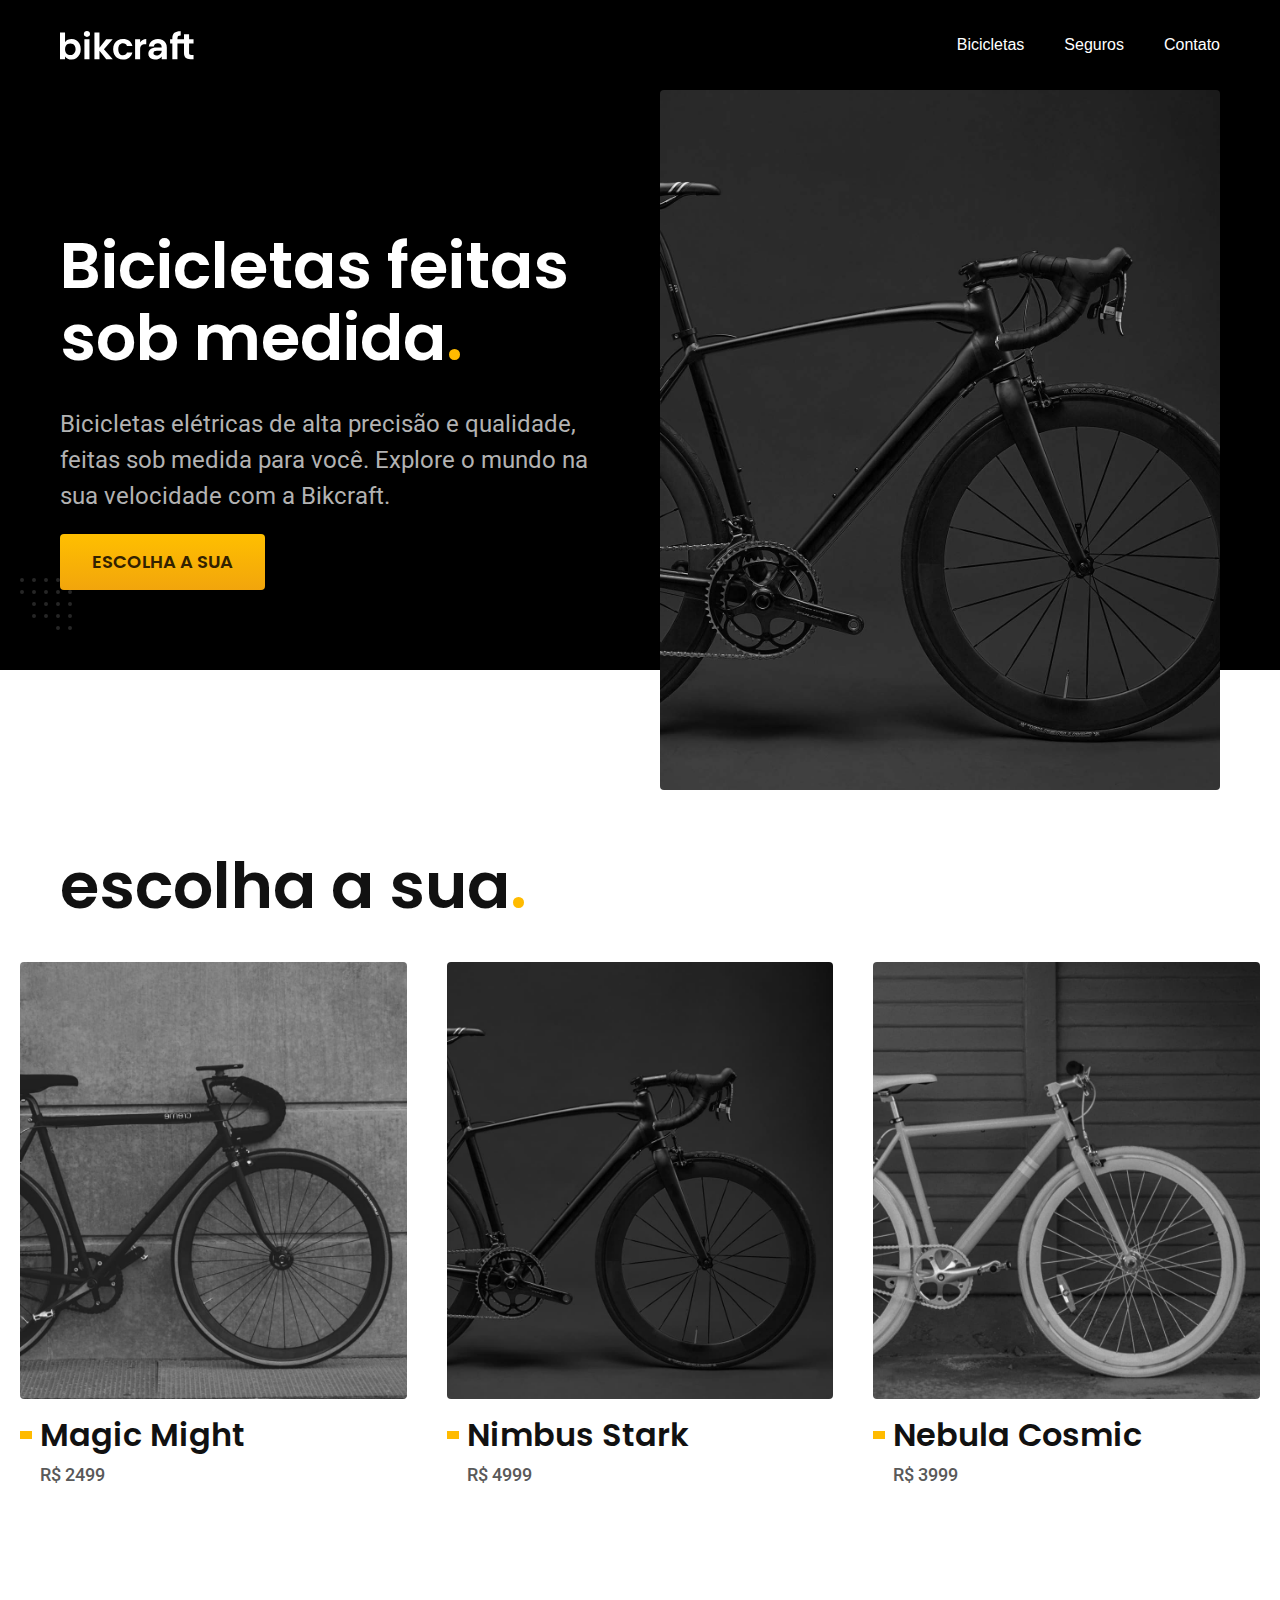
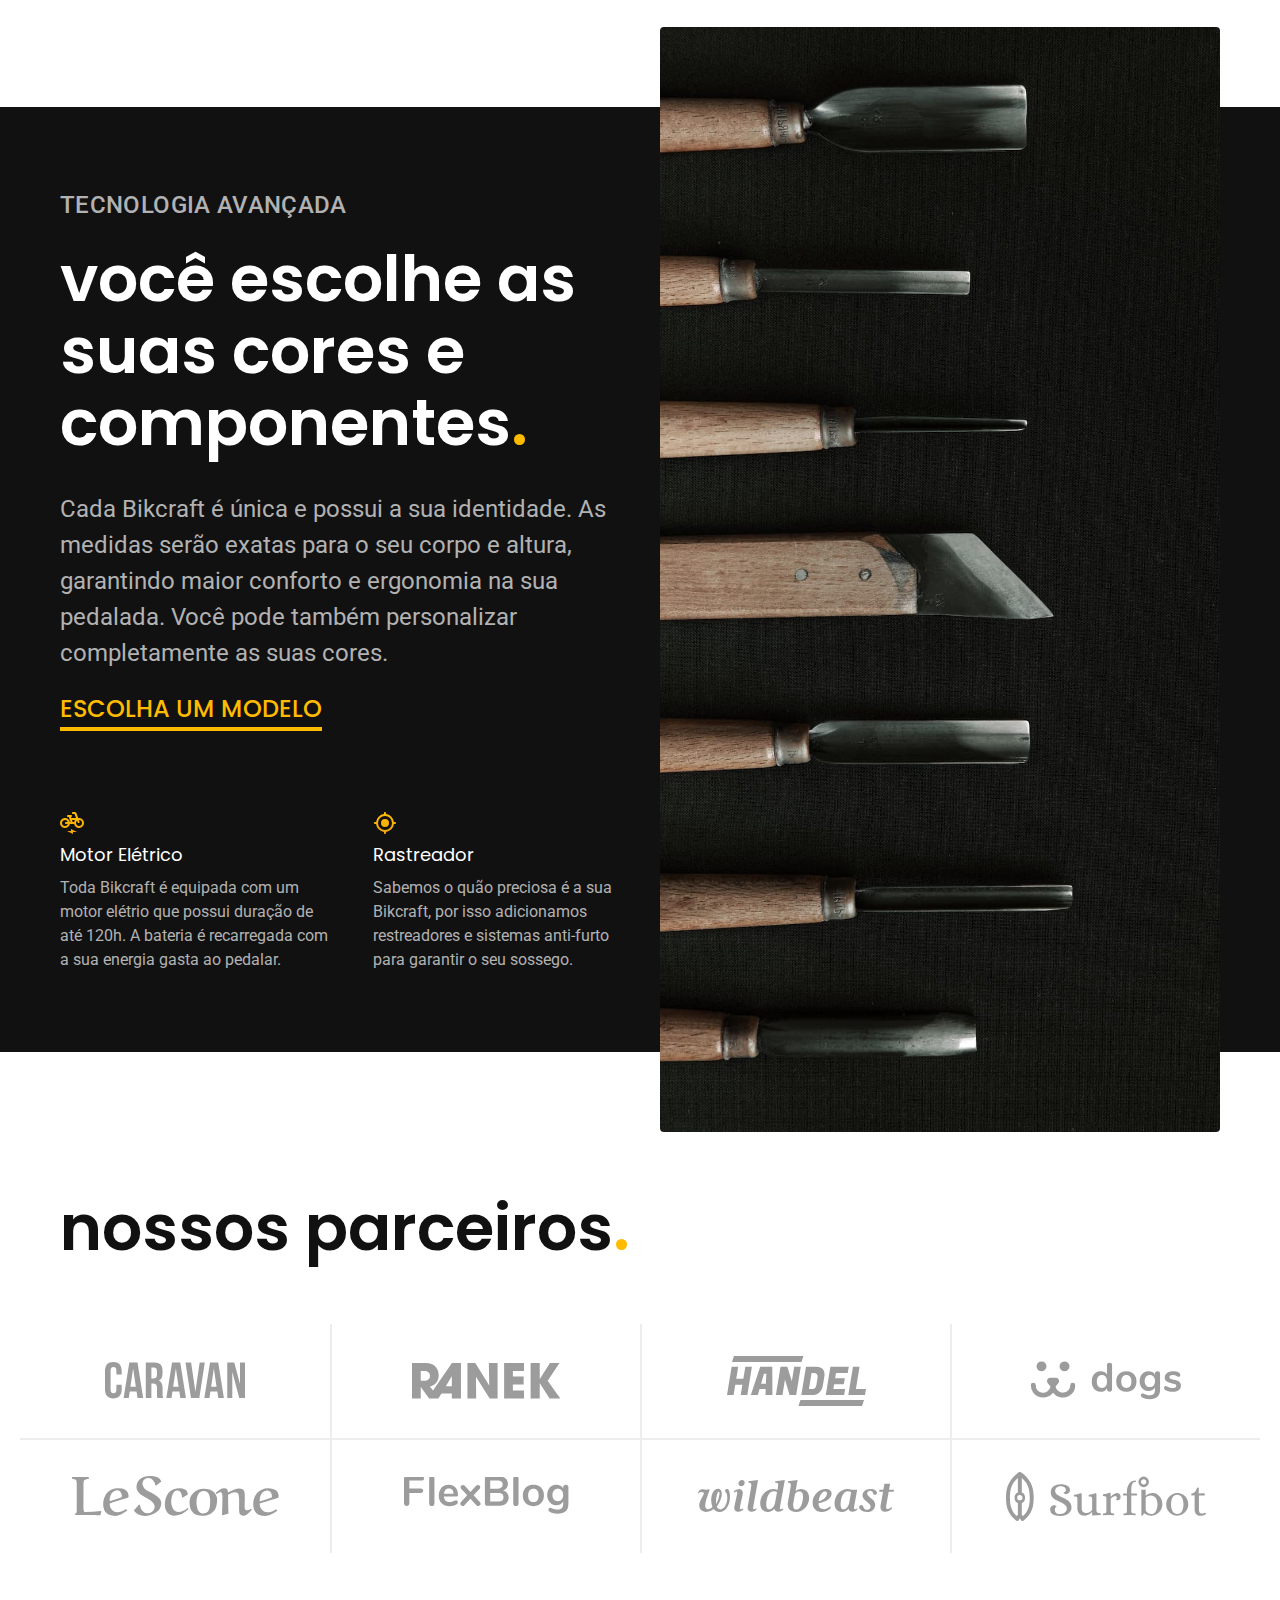
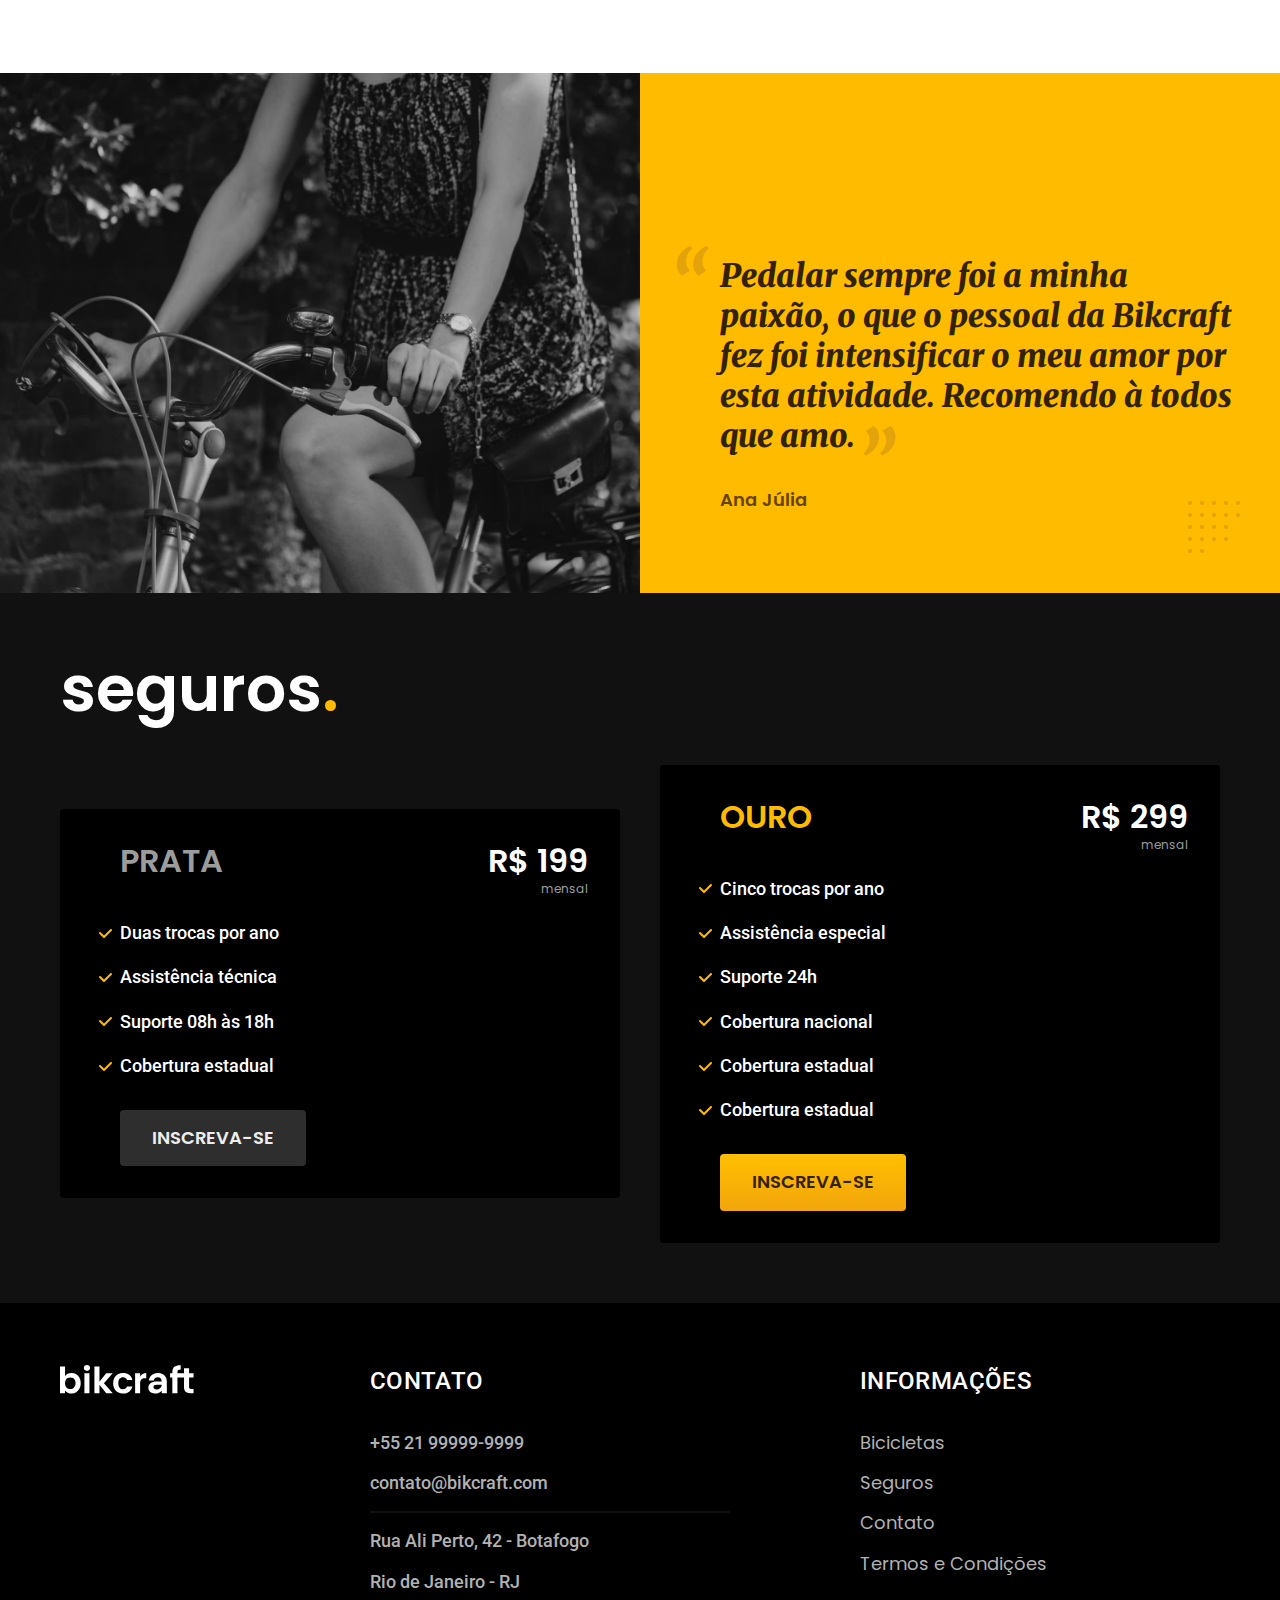
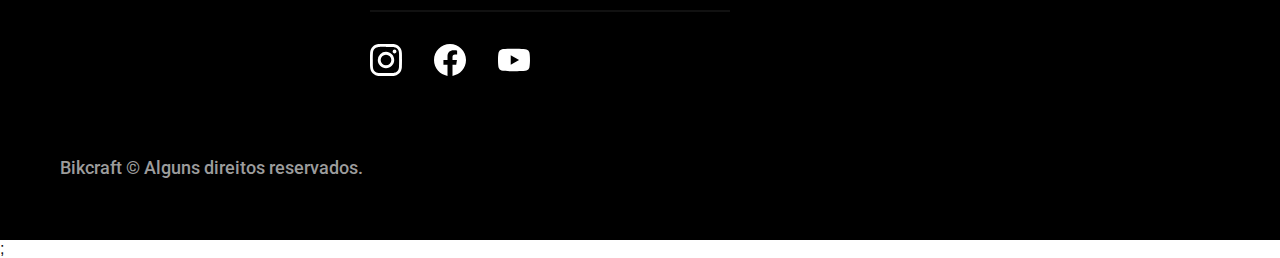
<file: index.html>
<!DOCTYPE html>
<html lang="pt-br">

<head>
  <meta charset="UTF-8">
  <meta http-equiv="X-UA-Compatible" content="IE=edge">
  <meta name="viewport" content="width=device-width, initial-scale=1.0">
  <title>Bikcraft - Bicicletas Elétricas</title>
  <meta name="description" content="Bicicletas elétricas de alta precisão e qualidade, feitas sob medida para você. Explore o mundo na sua velocidade com a Bikcraft.">

  <link rel="icon" href="./favicon.svg" type="image/svg+xml">
  <link rel="preload" href="./CSS/style.min.css" as="style">
  <link rel="stylesheet" href="./CSS/style.min.css">

  <script>document.documentElement.classList.add('js');</script>

  <link rel="preconnect" href="https://fonts.googleapis.com">
  <link rel="preconnect" href="https://fonts.gstatic.com" crossorigin>
  <link href="https://fonts.googleapis.com/css2?family=Merriweather:ital,wght@1,900&family=Poppins:wght@400;600&family=Roboto:wght@400;500&display=swap" rel="stylesheet">

</head>

<body>
  <header class="header-bg">
    <div class="header container">
      <a href=""><img src="./img/bikcraft.svg" width="136" height="32" alt="Bikcraft"></a>

      <nav aria-label="primaria">
        <ul class="header-menu cor-0">
          <li><a href="./bicicletas.html">Bicicletas</a></li>
          <li><a href="./seguros.html">Seguros</a></li>
          <li><a href="./contato.html">Contato</a></li>
        </ul>
      </nav>
    </div>
  </header>

  <main class="introducao-bg">
    <div class="introducao container">
      <div class="introducao-conteudo">
        <h1 class="font-1-xxl cor-0 fadeInDown" data-anime="200">Bicicletas feitas sob medida<span class="cor-p1">.</span></h1>
        <p class="font-2-l cor-5 fadeInDown" data-anime="400">Bicicletas elétricas de alta precisão e qualidade, feitas sob medida para você. Explore o mundo na sua velocidade com a Bikcraft.</p>
        <a class="botao fadeInDown" data-anime="600" href="./bicicletas.html"> Escolha a sua</a>
      </div>
      <picture data-anime="800" class="fadeInDown">
        <source media="(max-widht: 800px)" srcset="./img/bicicletas/nimbus.jpg">
        <img src="./img/fotos/introducao.jpg" width="1280" height="1600" alt="Bicicleta elétrica preta">
      </picture>

    </div>
  </main>
  <article class="bicicletas-lista fadeInDown" data-anime="800">
    <h2 class="container font-1-xxl">escolha a sua<span class="cor-p1">.</span></h2>

    <ul>
      <li>
        <a href="./bicicletas/magic.html">
          <img src="./img/bicicletas/magic-home.jpg" width="920" height="1040" alt="Bicicleta preta">
          <h3 class="font-1-xl">Magic Might</h3>
          <span class="font-2-m cor-8">R$ 2499</span>
        </a>
      </li>
      <li>
        <a href="./bicicletas/nimbus.html">
          <img src="./img/bicicletas/nimbus-home.jpg" width="920" height="1040" alt="Bicicleta preta">
          <h3 class="font-1-xl">Nimbus Stark</h3>
          <span class="font-2-m cor-8">R$ 4999</span>
        </a>
      </li>
      <li>
        <a href="./bicicletas/nebula.html">
          <img src="./img/bicicletas/nebula-home.jpg" width="920" height="1040" alt="Bicicleta preta">
          <h3 class="font-1-xl">Nebula Cosmic</h3>
          <span class="font-2-m cor-8">R$ 3999</span>
        </a>
      </li>
    </ul>
  </article>
  <article class="tecnologia-bg">
    <div class="tecnologia container">
      <div class="tecnologia-conteudo">
        <span class="font-2-l-b cor-5">Tecnologia Avançada</span>
        <h2 class="font-1-xxl cor-0">você escolhe as suas cores e componentes<span class="cor-p1">.</span></h2>
        <p class="font-2-l cor-5">Cada Bikcraft é única e possui a sua identidade. As medidas serão exatas para o seu corpo e altura, garantindo maior conforto e ergonomia na sua pedalada. Você pode também personalizar completamente as suas cores.</p>
        <a class="link" href="./bicicletas.html">Escolha um modelo</a>
        <div class="tecnologia-vantagens">
          <div>
            <img src="./img/icones/eletrica.svg" width="24" height="24" alt="">
            <h3 class="font-1-m cor-0">Motor Elétrico</h3>
            <p class="font-2-s cor-5">Toda Bikcraft é equipada com um motor elétrio que possui duração de até 120h. A bateria é recarregada com a sua energia gasta ao pedalar.</p>
          </div>
          <div>
            <img src="./img/icones/rastreador.svg" width="24" height="24" alt="">
            <h3 class="font-1-m cor-0">Rastreador</h3>
            <p class="font-2-s cor-5">Sabemos o quão preciosa é a sua Bikcraft, por isso adicionamos restreadores e sistemas anti-furto para garantir o seu sossego.</p>
          </div>
        </div>
      </div>
      <div class="tecnologia-imagem">
        <img src="./img/fotos/tecnologia.jpg" width="1200" height="1920" alt="">
      </div>
    </div>
  </article>

  <section class="parceiros" aria-label="Nossos Parceiros">
    <h2 class="container font-1-xxl">nossos parceiros<span class="cor-p1">.</span></h2>

    <ul>
      <li> <img src="./img/parceiros/caravan.svg" width="140" height="38" alt="Caravan"></li>
      <li> <img src="./img/parceiros/ranek.svg" width="149" height="36" alt="ranek"></li>
      <li> <img src="./img/parceiros/handel.svg" width="139" height="50" alt="handel"></li>
      <li> <img src="./img/parceiros/dogs.svg" width="152" height="39" alt="dogs"></li>
      <li> <img src="./img/parceiros/lescone.svg" width="208" height="41" alt="lescone"></li>
      <li> <img src="./img/parceiros/flexblog.svg" width="165" height="38" alt="flexblog"></li>
      <li> <img src="./img/parceiros/wildbeast.svg" width="196" height="34" alt="wildbeast"></li>
      <li> <img src="./img/parceiros/surfbot.svg" width="200" height="49" alt="surfbot"></li>
    </ul>
  </section>

  <section class="depoimento" aria-label="Depoimento">
    <img src="./img/fotos/depoimento.jpg" width="1560" height="1360" alt="Pessoa pedalando uma bicicleta Bikcraft">
    <div class="depoimento-conteudo">
      <blockquote class="font-1-xl cor-p5">
        <p>Pedalar sempre foi a minha paixão, o que o pessoal da Bikcraft fez foi intensificar o meu amor por esta atividade. Recomendo à todos que amo.</p>
      </blockquote>
      <span class="font-1-m-b cor-p4">Ana Júlia</span>
    </div>
  </section>

  <article class="seguros-bg">
    <div class="seguros container">
      <h2 class="font-1-xxl cor-0">seguros<span class="cor-p1">.</span></h2>
      <div class="seguros-item">
        <h3 class="font-1-xl cor-6">PRATA</h3>
        <span class="font-1-xl cor-0">R$ 199 <span class="font-1-xs cor-6">mensal</span></span>
        <ul class="font-2-m cor-0">
          <li>Duas trocas por ano</li>
          <li>Assistência técnica</li>
          <li>Suporte 08h às 18h</li>
          <li>Cobertura estadual</li>
        </ul>
        <a class="botao secundario" href="./orcamento.html">Inscreva-se</a>
      </div>
      <div class="seguros-item">
        <h3 class="font-1-xl cor-p1">OURO</h3>
        <span class="font-1-xl cor-0">R$ 299 <span class="font-1-xs cor-6">mensal</span></span>
        <ul class="font-2-m cor-0">
          <li>Cinco trocas por ano</li>
          <li>Assistência especial</li>
          <li>Suporte 24h</li>
          <li>Cobertura nacional</li>
          <li>Cobertura estadual</li>
          <li>Cobertura estadual</li>
        </ul>
        <a class="botao" href="./orcamento.html">Inscreva-se</a>
      </div>
    </div>
  </article>
  <footer class="footer-bg">
    <div class="footer container">
      <img src="./img/bikcraft.svg" width="136" height="32" alt="Bikcraft">
      <div class="footer-contato">
        <h3 class="font-2-l-b cor-0">Contato</h3>
        <ul class="font-2-m cor-5">
          <li><a href="tel:+552199999999">+55 21 99999-9999</a></li>
          <li><a href="mailto:contato@bikcraft.com">contato@bikcraft.com</a></li>
          <li>Rua Ali Perto, 42 - Botafogo</li>
          <li>Rio de Janeiro - RJ</li>
        </ul>
        <div class="footer-redes">
          <a href="./">
            <img src="./img/redes/instagram.svg" width="32" height="32" alt="Instagram">
          </a>
          <a href="./">
            <img src="./img/redes/facebook.svg" width="32" height="32" alt="Facebook">
          </a>
          <a href="./">
            <img src="./img/redes/youtube.svg" width="32" height="32" alt="Youtube">
          </a>
        </div>
      </div>
      <div class="footer-informacoes">
        <h3 class="font-2-l-b cor-0">Informações</h3>
        <nav>
          <ul class="font-1-m cor-5">
            <li><a href="./bicicletas.html">Bicicletas</a></li>
            <li><a href="./seguros.html">Seguros</a></li>
            <li><a href="./contato.html">Contato</a></li>
            <li><a href="./termos.html">Termos e Condições</a></li>
          </ul>
        </nav>
      </div>
      <p class="footer-copy font-2-m cor-6">Bikcraft © Alguns direitos reservados.</p>
    </div>
  </footer>
  <script src="./js/plugins/simple-anime.js"></script>;
  <script src="./js/script.js"></script>
</body>

</html>
</file>
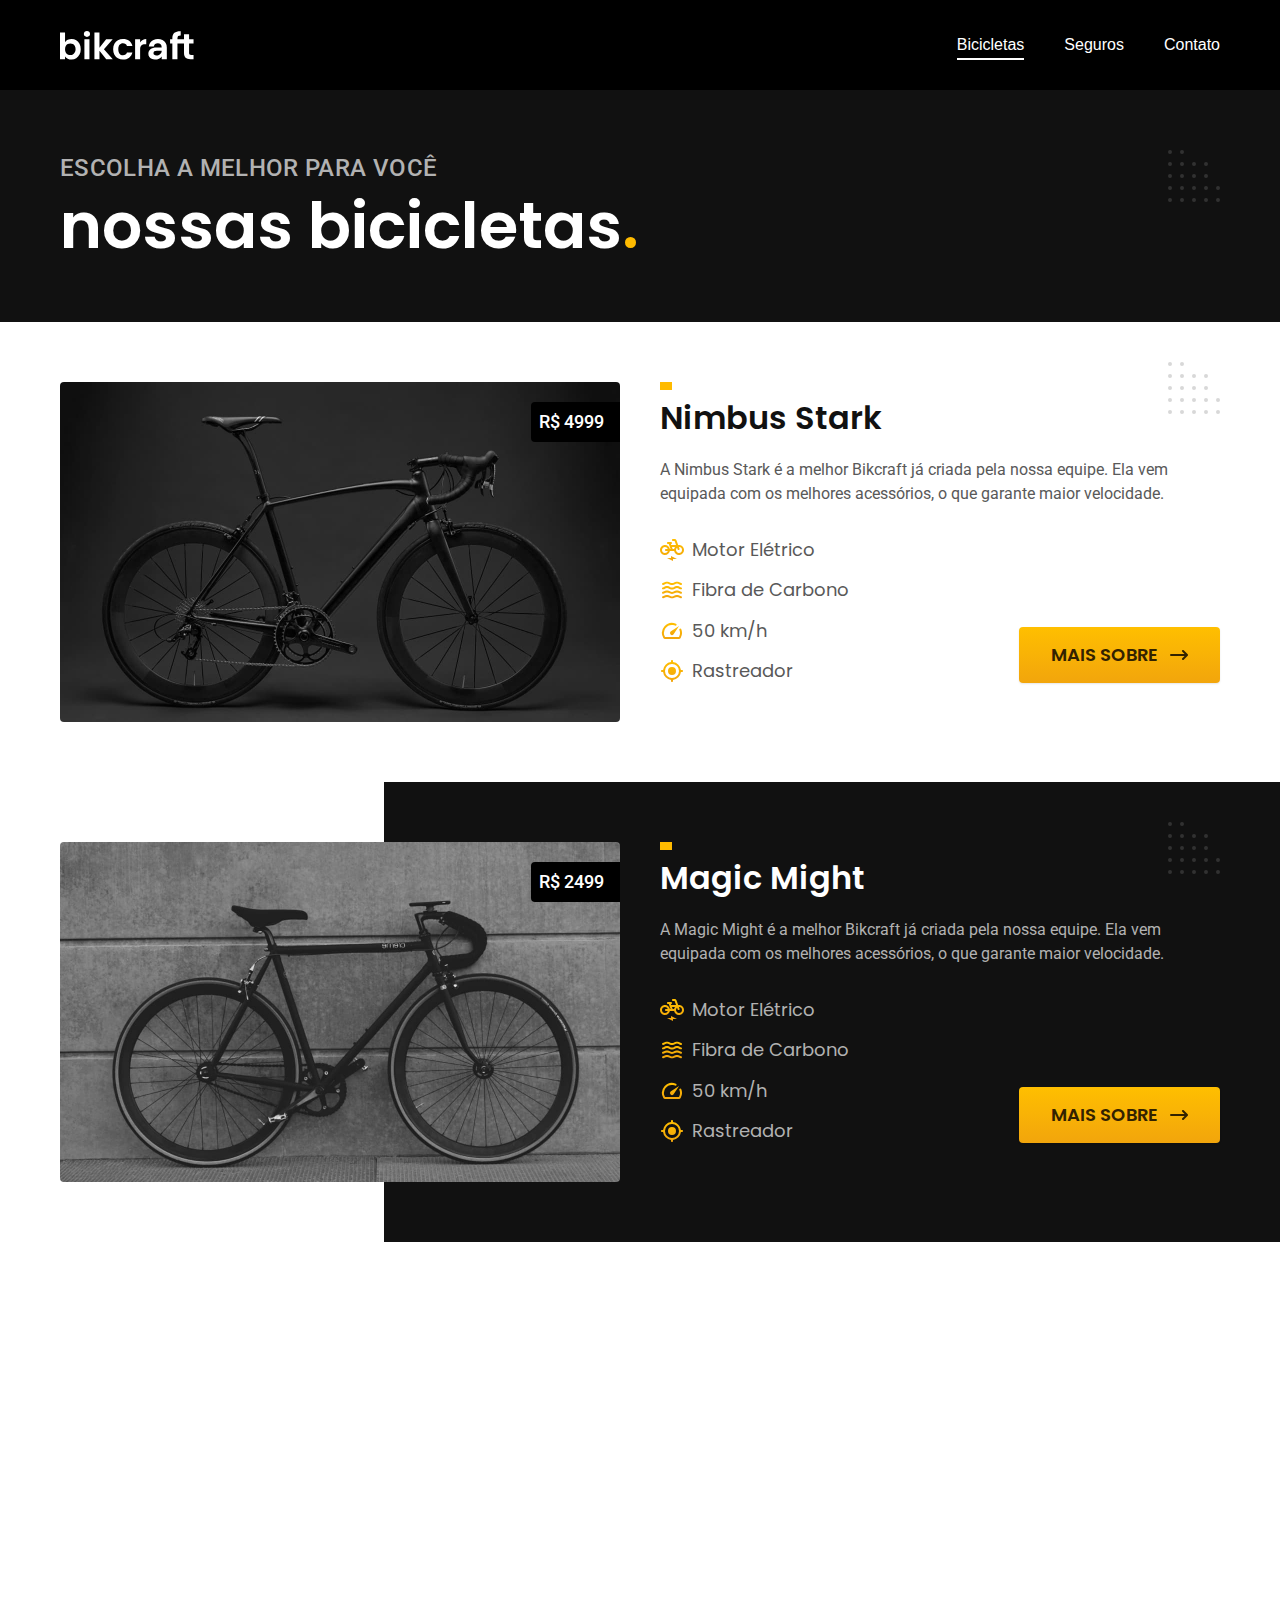
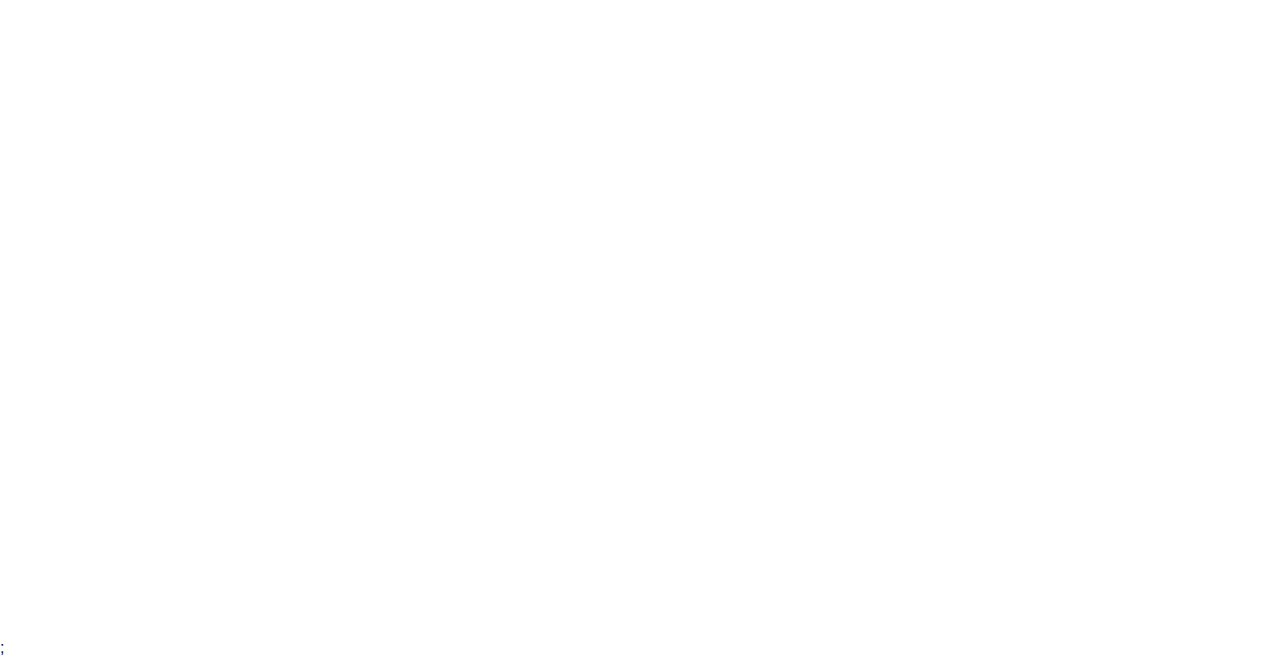
<file: bicicletas.html>
<!DOCTYPE html>
<html lang="pt-br">

<head>
    <meta charset="UTF-8">
    <meta http-equiv="X-UA-Compatible" content="IE=edge">
    <meta name="viewport" content="width=device-width, initial-scale=1.0">
    <title>Bicicletas | Bikcraft</title>
    <meta name="description" content="Termos e condições.">

    <link rel="icon" href="./favicon.svg" type="image/svg+xml">
    <link rel="preload" href="./CSS/style.min.css" as="style">
    <link rel="stylesheet" href="./CSS/style.min.css">

    <script>document.documentElement.classList.add('js');</script>

    <link rel="preconnect" href="https://fonts.googleapis.com">
    <link rel="preconnect" href="https://fonts.gstatic.com" crossorigin>
    <link href="https://fonts.googleapis.com/css2?family=Merriweather:ital,wght@1,900&family=Poppins:wght@400;600&family=Roboto:wght@400;500&display=swap" rel="stylesheet">
</head>

<body id="bicicletas">
    <header class="header-bg">
        <div class="header container">
            <a href="./"><img src="./img/bikcraft.svg" alt="Bikcraft"></a>

            <nav aria-label="primaria">
                <ul class="header-menu cor-0">
                    <li><a href="./bicicletas.html">Bicicletas</a></li>
                    <li><a href="./seguros.html">Seguros</a></li>
                    <li><a href="./contato.html">Contato</a></li>
                </ul>
            </nav>
        </div>
    </header>

    <main>
        <div class="titulo-bg">
            <div class="titulo container fadeInDown" data-anime="200">
                <p class="font-2-l-b cor-5">Escolha a melhor para você</p>
                <h1 class="font-1-xxl cor-0">nossas bicicletas<span class="cor-p1">.</span></h1>
            </div>
        </div>
        <div class="bicicletas container fadeInDown" data-anime="400">
            <div class="bicicletas-imagem">
                <img src="./img/bicicletas/nimbus.jpg" alt="Bicicleta preta">
                <span class="font-2-m cor-0">R$ 4999</span>
            </div>
            <div class="bicicletas-conteudo">
                <h2 class="font-1-xl">Nimbus Stark</h2>
                <p class="font-2-s cor-8">A Nimbus Stark é a melhor Bikcraft já criada pela nossa equipe. Ela vem equipada com os melhores acessórios, o que garante maior velocidade.</p>
                <ul class="font-1-m cor-8">
                    <li><img src="./img/icones/eletrica.svg" alt="">Motor Elétrico</li>
                    <li><img src="./img/icones/carbono.svg" alt="">Fibra de Carbono</li>
                    <li><img src="./img/icones/velocidade.svg" alt="">50 km/h</li>
                    <li><img src="./img/icones/rastreador.svg" alt="">Rastreador</li>
                </ul>
                <a class="botao seta" href="./bicicletas/nimbus.html"> Mais Sobre</a>
            </div>
        </div>
        <div class="bicicletas-bg fadeInDown" data-anime="600">
            <div class="bicicletas container">
                <div class="bicicletas-imagem">
                    <img src="./img/bicicletas/magic.jpg" alt="Bicicleta preta">
                    <span class="font-2-m cor-0">R$ 2499</span>
                </div>
                <div class="bicicletas-conteudo">
                    <h2 class="font-1-xl cor-0">Magic Might</h2>
                    <p class="font-2-s cor-5">A Magic Might é a melhor Bikcraft já criada pela nossa equipe. Ela vem equipada com os melhores acessórios, o que garante maior velocidade.</p>
                    <ul class="font-1-m cor-5">
                        <li><img src="./img/icones/eletrica.svg" alt="">Motor Elétrico</li>
                        <li><img src="./img/icones/carbono.svg" alt="">Fibra de Carbono</li>
                        <li><img src="./img/icones/velocidade.svg" alt="">50 km/h</li>
                        <li><img src="./img/icones/rastreador.svg" alt="">Rastreador</li>
                    </ul>
                    <a class="botao seta" href="./bicicletas/magic.html"> Mais Sobre</a>
                </div>
            </div>
        </div>
        <div class="bicicletas container fadeInDown" data-anime="800">
            <div class="bicicletas-imagem">
                <img src="./img/bicicletas/magic.jpg" alt="Bicicleta preta">
                <span class="font-2-m cor-0">R$ 3999</span>
            </div>
            <div class="bicicletas-conteudo">
                <h2 class="font-1-xl">Nebula Cosmic</h2>
                <p class="font-2-s cor-8">A Nebula Cosmic é a melhor Bikcraft já criada pela nossa equipe. Ela vem equipada com os melhores acessórios, o que garante maior velocidade.</p>
                <ul class="font-1-m cor-8">
                    <li><img src="./img/icones/eletrica.svg" alt="">Motor Elétrico</li>
                    <li><img src="./img/icones/carbono.svg" alt="">Fibra de Carbono</li>
                    <li><img src="./img/icones/velocidade.svg" alt="">50 km/h</li>
                    <li><img src="./img/icones/rastreador.svg" alt="">Rastreador</li>
                </ul>
                <a class="botao seta" href="./bicicletas/nebula.html"> Mais Sobre</a>
            </div>
        </div>
    </main>
    <footer class="footer-bg fadeInUp" data-anime="1000">
        <div class="footer container">
            <img src="./img/bikcraft.svg" alt="Bikcraft">
            <div class="footer-contato">
                <h3 class="font-2-l-b cor-0">Contato</h3>
                <ul class="font-2-m cor-5">
                    <li><a href="tel:+552199999999">+55 21 99999-9999</a></li>
                    <li><a href="mailto:contato@bikcraft.com">contato@bikcraft.com</a></li>
                    <li>Rua Ali Perto, 42 - Botafogo</li>
                    <li>Rio de Janeiro - RJ</li>
                </ul>
                <div class="footer-redes">
                    <a href="./">
                        <img src="./img/redes/instagram.svg" alt="Instagram">
                    </a>
                    <a href="./">
                        <img src="./img/redes/facebook.svg" alt="Facebook">
                    </a>
                    <a href="./">
                        <img src="./img/redes/youtube.svg" alt="Youtube">
                    </a>
                </div>
            </div>
            <div class="footer-informacoes">
                <h3 class="font-2-l-b cor-0">Informações</h3>
                <nav>
                    <ul class="font-1-m cor-5">
                        <li><a href="./bicicletas.html">Bicicletas</a></li>
                        <li><a href="./seguros.html">Seguros</a></li>
                        <li><a href="./contato.html">Contato</a></li>
                        <li><a href="./termos.html">Termos e Condições</a></li>
                    </ul>
                </nav>
            </div>
            <p class="footer-copy font-2-m cor-6">Bikcraft © Alguns direitos reservados.</p>
        </div>
    </footer>
    <script src="./js/plugins/simple-anime.js"></script>;
    <script src="./js/script.js"></script>
</body>

</html>
</file>
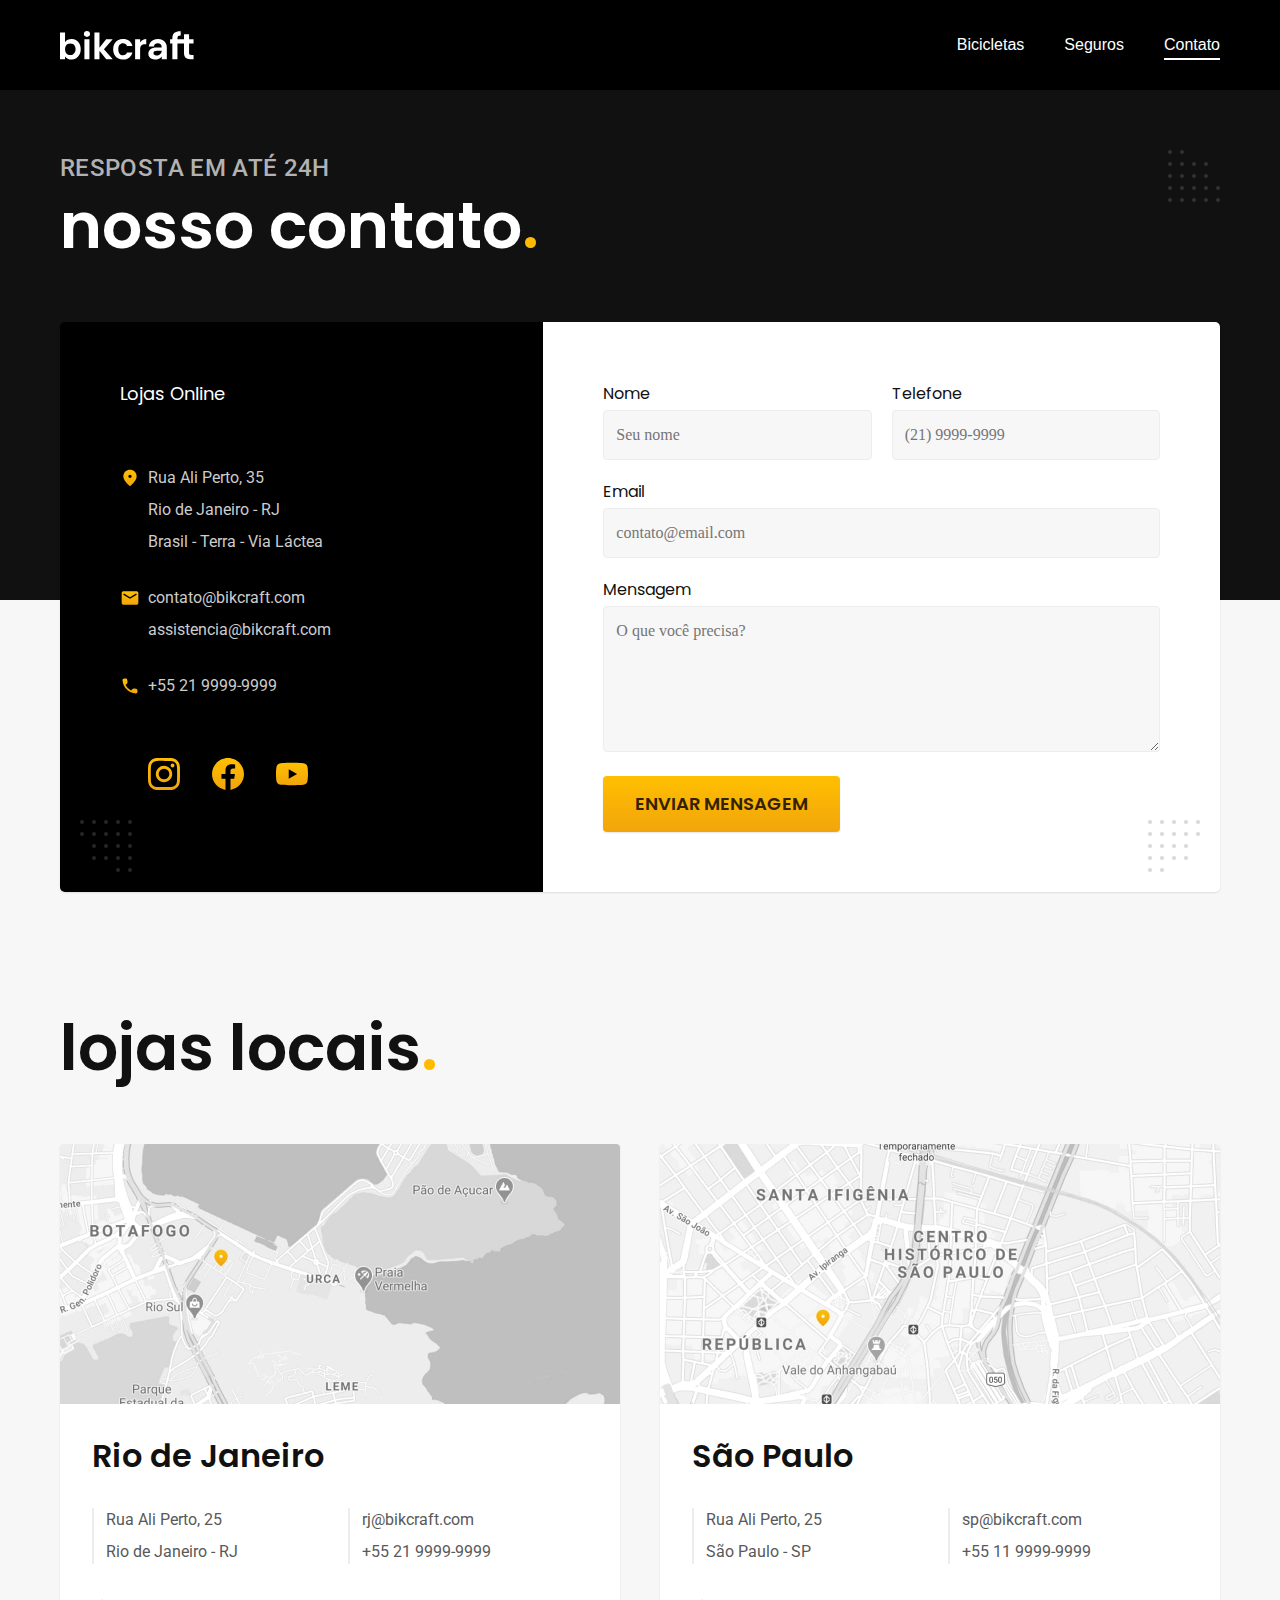
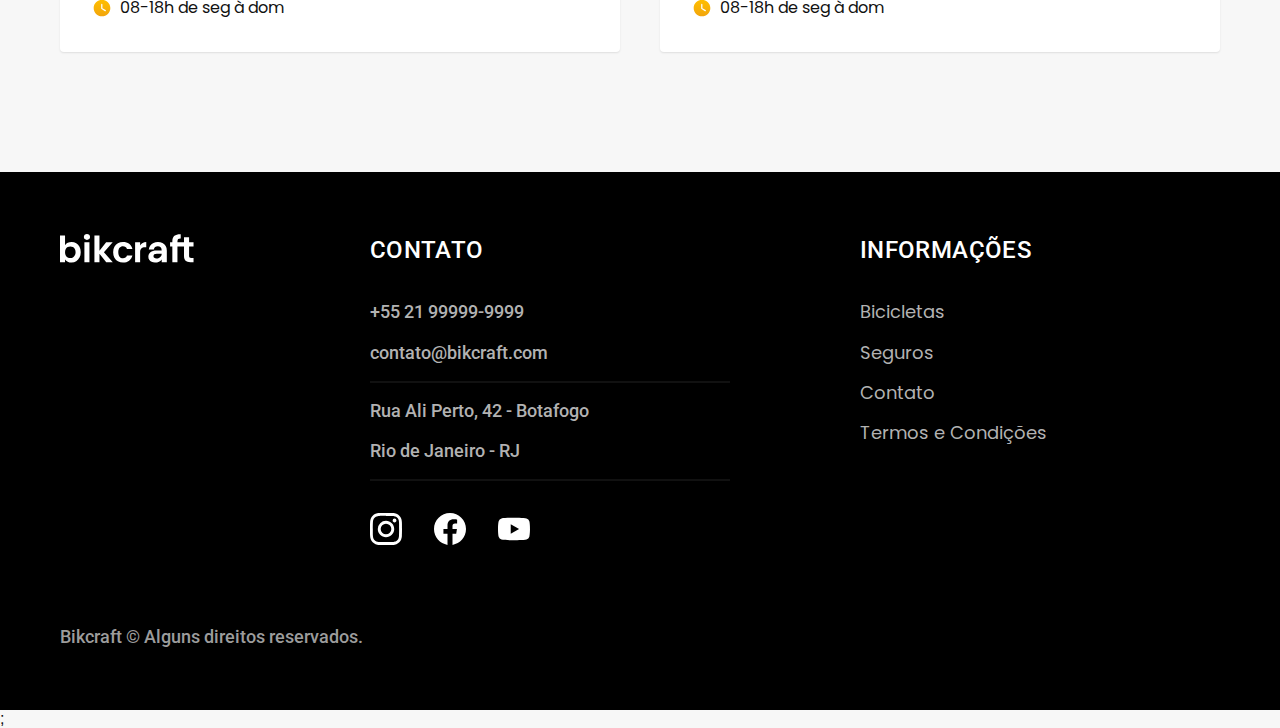
<file: contato.html>
<!DOCTYPE html>
<html lang="pt-br">

<head>
    <meta charset="UTF-8">
    <meta http-equiv="X-UA-Compatible" content="IE=edge">
    <meta name="viewport" content="width=device-width, initial-scale=1.0">
    <title>Contato | Bikcraft</title>
    <meta name="description" content="Termos e condições.">

    <link rel="icon" href="./favicon.svg" type="image/svg+xml">
    <link rel="preload" href="./CSS/style.min.css" as="style">
    <link rel="stylesheet" href="./CSS/style.min.css">

    <script>document.documentElement.classList.add('js');</script>

    <link rel="preconnect" href="https://fonts.googleapis.com">
    <link rel="preconnect" href="https://fonts.gstatic.com" crossorigin>
    <link href="https://fonts.googleapis.com/css2?family=Merriweather:ital,wght@1,900&family=Poppins:wght@400;600&family=Roboto:wght@400;500&display=swap" rel="stylesheet">
</head>

<body id="contato">
    <header class="header-bg">
        <div class="header container">
            <a href="./"><img src="./img/bikcraft.svg" alt="Bikcraft"></a>

            <nav aria-label="primaria">
                <ul class="header-menu cor-0">
                    <li><a href="./bicicletas.html">Bicicletas</a></li>
                    <li><a href="./seguros.html">Seguros</a></li>
                    <li><a href="./contato.html">Contato</a></li>
                </ul>
            </nav>
        </div>
    </header>

    <main>
        <div class="titulo-bg">
            <div class="titulo container fadeInDown" data-anime="200">
                <p class="font-2-l-b cor-5">Resposta em até 24h</p>
                <h1 class="font-1-xxl cor-0">nosso contato<span class="cor-p1">.</span></h1>
            </div>
        </div>

        <div class="contato container fadeInDown" data-anime="400">
            <section class="contato-dados" aria-label="Endereço">
                <h2 class="font-1-m cor-0">Lojas Online</h2>
                <div class="contato-endereco font-2-s cor-4">
                    <p>Rua Ali Perto, 35</p>
                    <p>Rio de Janeiro - RJ</p>
                    <p>Brasil - Terra - Via Láctea</p>
                </div>
                <address class="contato-meios font-2-s cor-4">
                    <a href="mailto:contato@bikcraft.com">contato@bikcraft.com</a>
                    <a href="mailto:assistencia@bikcraft.com">assistencia@bikcraft.com</a>
                    <a href="tel:+552199999999">+55 21 9999-9999</a>
                </address>
                <div class="contato-redes">
                    <a href="./">
                        <img src="./img/redes/instagram-p.svg" alt="Instagram">
                    </a>
                    <a href="./">
                        <img src="./img/redes/facebook-p.svg" alt="Facebook">
                    </a>
                    <a href="./">
                        <img src="./img/redes/youtube-p.svg" alt="Youtube">
                    </a>
                </div>
            </section>
            <section class="contato-formulario" aria-label="Formulário">
                <form class="form" action="./contato.html">
                    <div>
                        <label for="nome">Nome</label>
                        <input type="text" id="nome" name="nome" placeholder="Seu nome">
                    </div>
                    <div>
                        <label for="telefone">Telefone</label>
                        <input type="text" id="telefone" name="telefone" placeholder="(21) 9999-9999">
                    </div>
                    <div class="col-2">
                        <label for="email">Email</label>
                        <input type="email" id="email" name="email" placeholder="contato@email.com">
                    </div>
                    <div class="col-2">
                        <label for="mensagem">Mensagem</label>
                        <textarea rows="5" id="mensagem" name="mensagem" placeholder="O que você precisa?"></textarea>
                    </div>
                    <button class="botao  col-2">Enviar Mensagem</button>
                </form>
            </section>
        </div>
    </main>

    <article class="lojas container">
        <h2 class="font-1-xxl">lojas locais<span class="cor-p1">.</span></h2>
        <div class="lojas-item">
            <img src="./img/lojas/rj.jpg" alt="mapa marcando o endereço em Rua Ali Perto, 25 - Rio de Janeiro - RJ">
            <div class="lojas-conteudo">
                <h3 class="font-1-xl">Rio de Janeiro</h3>
                <div class="lojas-dados font-2-s cor-8">
                    <p>Rua Ali Perto, 25</p>
                    <p>Rio de Janeiro - RJ</p>
                </div>
                <div class="lojas-dados font-2-s cor-8">
                    <a href="mailto:rj@bikcraft.com">rj@bikcraft.com</a>
                    <a href="tel:+552199999999">+55 21 9999-9999</a>
                </div>
                <p class="lojas-tempo font-1-s"><img src="./img/icones/horario.svg" alt="">08-18h de seg à dom</p>
            </div>
        </div>

        <div class="lojas-item">
            <img src="./img/lojas/sp.jpg" alt="mapa marcando o endereço em Rua Ali Perto, 25 - São Paulo - SP">
            <div class="lojas-conteudo">
                <h3 class="font-1-xl">São Paulo</h3>
                <div class="lojas-dados font-2-s cor-8">
                    <p>Rua Ali Perto, 25</p>
                    <p>São Paulo - SP</p>
                </div>
                <div class="lojas-dados font-2-s cor-8">
                    <a href="mailto:sp@bikcraft.com">sp@bikcraft.com</a>
                    <a href="tel:+551199999999">+55 11 9999-9999</a>
                </div>
                <p class="lojas-tempo font-1-s"><img src="./img/icones/horario.svg" alt="">08-18h de seg à dom</p>
            </div>
        </div>
    </article>
    <footer class="footer-bg">
        <div class="footer container">
            <img src="./img/bikcraft.svg" alt="Bikcraft">
            <div class="footer-contato">
                <h3 class="font-2-l-b cor-0">Contato</h3>
                <ul class="font-2-m cor-5">
                    <li><a href="tel:+552199999999">+55 21 99999-9999</a></li>
                    <li><a href="mailto:contato@bikcraft.com">contato@bikcraft.com</a></li>
                    <li>Rua Ali Perto, 42 - Botafogo</li>
                    <li>Rio de Janeiro - RJ</li>
                </ul>
                <div class="footer-redes">
                    <a href="./">
                        <img src="./img/redes/instagram.svg" alt="Instagram">
                    </a>
                    <a href="./">
                        <img src="./img/redes/facebook.svg" alt="Facebook">
                    </a>
                    <a href="./">
                        <img src="./img/redes/youtube.svg" alt="Youtube">
                    </a>
                </div>
            </div>
            <div class="footer-informacoes">
                <h3 class="font-2-l-b cor-0">Informações</h3>
                <nav>
                    <ul class="font-1-m cor-5">
                        <li><a href="./bicicletas.html">Bicicletas</a></li>
                        <li><a href="./seguros.html">Seguros</a></li>
                        <li><a href="./contato.html">Contato</a></li>
                        <li><a href="./termos.html">Termos e Condições</a></li>
                    </ul>
                </nav>
            </div>
            <p class="footer-copy font-2-m cor-6">Bikcraft © Alguns direitos reservados.</p>
        </div>
    </footer>
    <script src="./js/plugins/simple-anime.js"></script>;
    <script src="./js/script.js"></script>
</body>

</html>
</file>
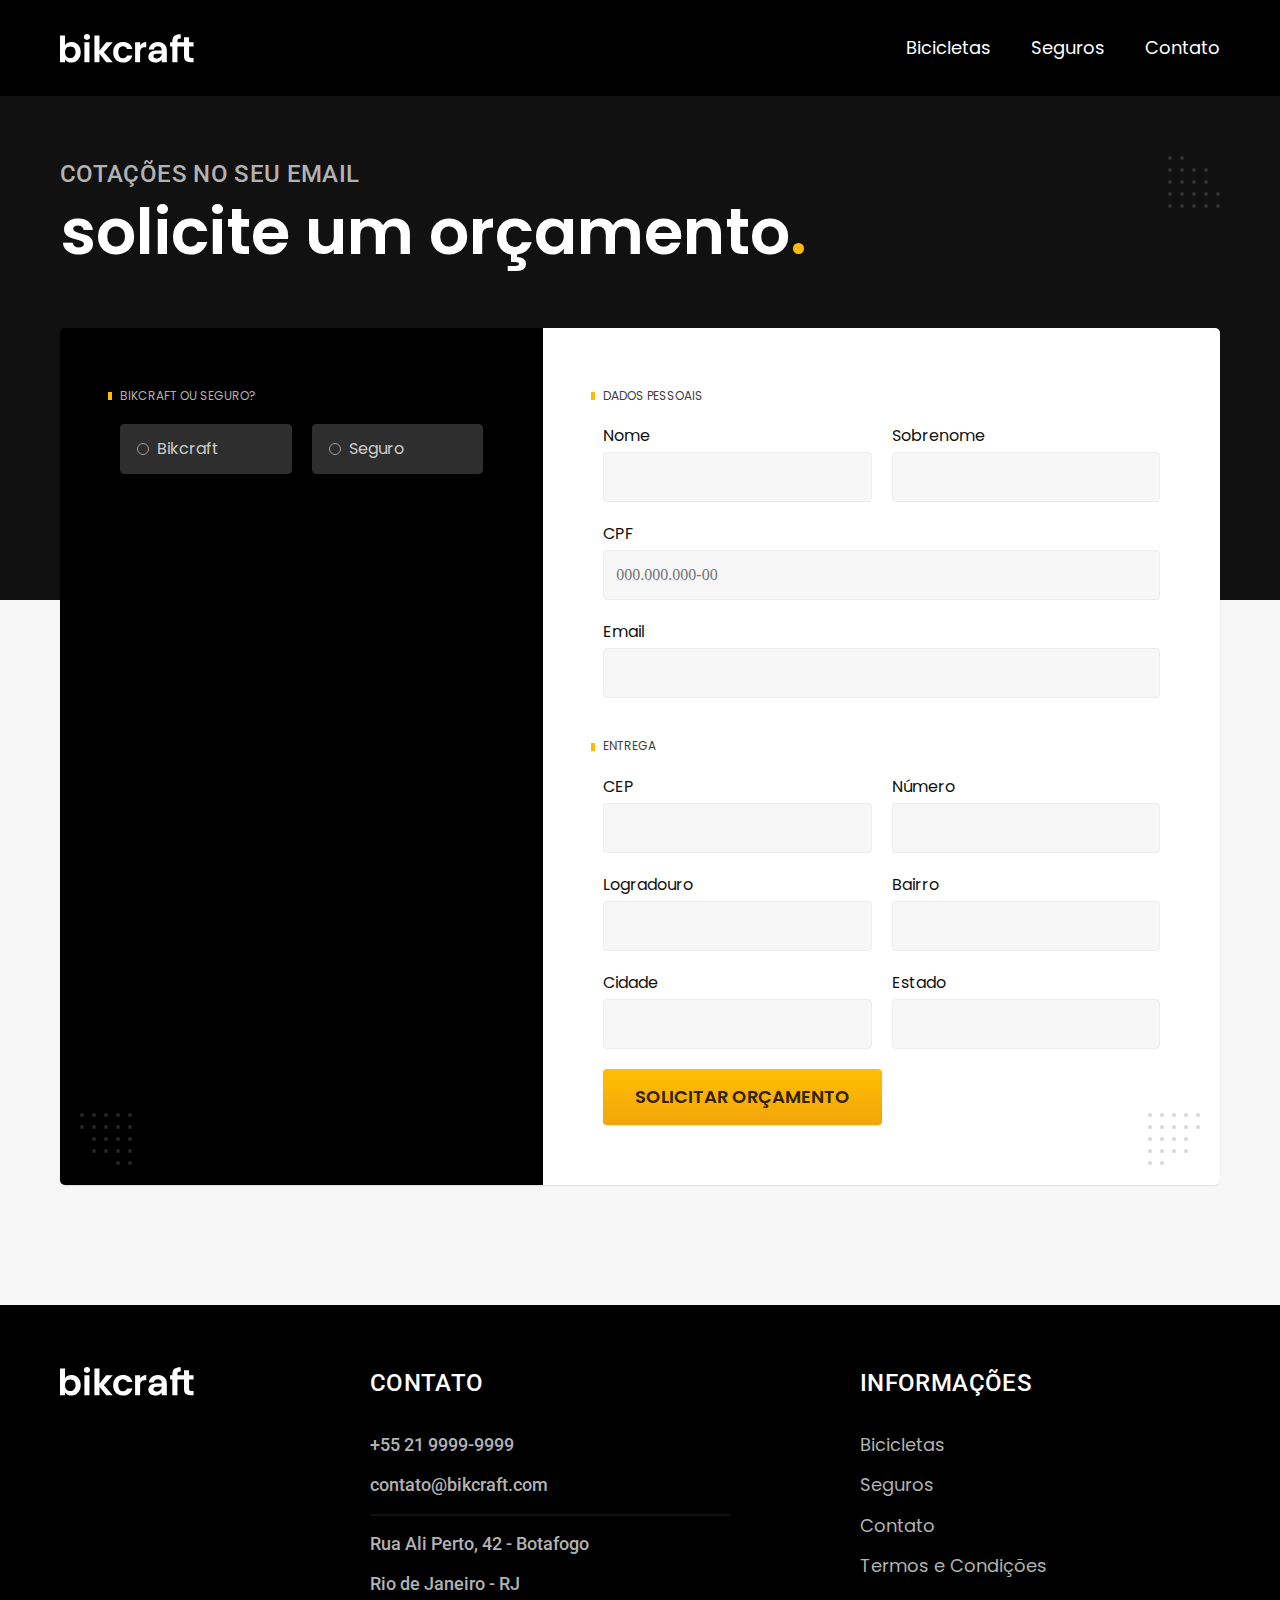
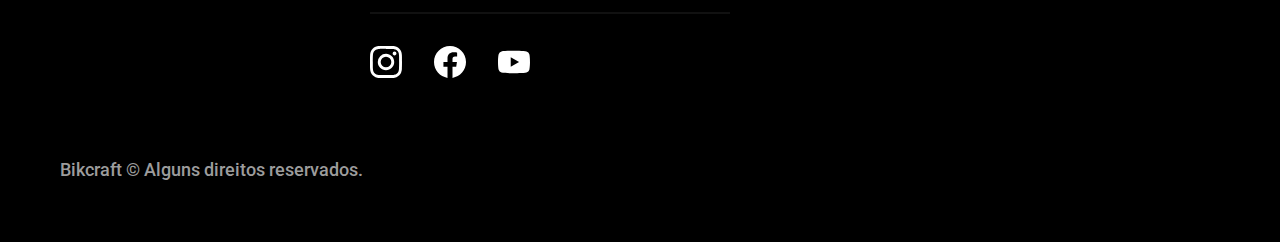
<file: orcamento.html>
<!DOCTYPE html>
<html lang="pt-br">

<head>
  <meta charset="UTF-8">
  <meta name="viewport" content="width=device-width, initial-scale=1.0">

  <title>Orçamento | Bikcraft</title>
  <meta name="description" content="Orçamento.">

  <link rel="icon" href="./favicon.svg" type="image/svg+xml">
  <link rel="preload" href="./CSS/style.min.css" as="style">
  <link rel="stylesheet" href="./CSS/style.min.css">

  <script>document.documentElement.classList.add('js');</script>

  <link rel="preconnect" href="https://fonts.googleapis.com">
  <link rel="preconnect" href="https://fonts.gstatic.com" crossorigin>
  <link href="https://fonts.googleapis.com/css2?family=Merriweather:ital,wght@1,900&family=Poppins:wght@400;600&family=Roboto:wght@400;500&display=swap" rel="stylesheet">
</head>

<body id="orcamento">
  <header class="header-bg">
    <div class="header container">
      <a href="./">
        <img src="./img/bikcraft.svg" alt="Bikcraft">
      </a>

      <nav aria-label="primaria">
        <ul class="header-menu font-1-m cor-0">
          <li><a href="./bicicletas.html">Bicicletas</a></li>
          <li><a href="./seguros.html">Seguros</a></li>
          <li><a href="./contato.html">Contato</a></li>
        </ul>
      </nav>
    </div>
  </header>

  <main>
    <div class="titulo-bg">
      <div class="titulo container">
        <p class="font-2-l-b cor-5">Cotações no seu email</p>
        <h1 class="font-1-xxl cor-0">solicite um orçamento<span class="cor-p1">.</span></h1>
      </div>
    </div>

    <form class="orcamento container" action="./orcamento.html">
      <div class="orcamento-produto">
        <h2 class="font-1-xs cor-5">Bikcraft ou Seguro?</h2>

        <input type="radio" name="tipo" value="bikcraft" id="bikcraft">
        <label for="bikcraft">Bikcraft</label>

        <input type="radio" name="tipo" value="seguro" id="seguro">
        <label for="seguro">Seguro</label>

        <div class="orcamento-conteudo" id="orcamento-bikcraft">
          <h2 class="font-1-xs cor-5">Escolha a sua</h2>

          <input type="radio" name="produto" value="nimbus" id="nimbus">
          <label for="nimbus">Nimbus Stark <span>R$ 4999</span></label>
          <div class="orcamento-detalhes">
            <ul class="font-1-xs cor-8">
              <li><img src="./img/icones/eletrica.svg" alt=""> Motor Elétrico</li>
              <li><img src="./img/icones/carbono.svg" alt=""> Fibra de Carbono</li>
              <li><img src="./img/icones/velocidade.svg" alt=""> 50 km/h</li>
              <li><img src="./img/icones/rastreador.svg" alt=""> Rastreador</li>
            </ul>
            <img src="./img/bicicletas/nimbus.jpg" alt="Bicicleta preta">
          </div>

          <input type="radio" name="produto" value="magic" id="magic">
          <label for="magic">Magic Might <span>R$ 2499</span></label>
          <div class="orcamento-detalhes">
            <ul class="font-1-xs cor-8">
              <li><img src="./img/icones/eletrica.svg" alt=""> Motor Elétrico</li>
              <li><img src="./img/icones/carbono.svg" alt=""> Fibra de Carbono</li>
              <li><img src="./img/icones/velocidade.svg" alt=""> 45 km/h</li>
              <li><img src="./img/icones/rastreador.svg" alt=""> Rastreador</li>
            </ul>
            <img src="./img/bicicletas/magic.jpg" alt="Bicicleta preta">
          </div>

          <input type="radio" name="produto" value="nebula" id="nebula">
          <label for="nebula">Nebula Cosmic <span>R$ 3999</span></label>
          <div class="orcamento-detalhes">
            <ul class="font-1-xs cor-8">
              <li><img src="./img/icones/eletrica.svg" alt=""> Motor Elétrico</li>
              <li><img src="./img/icones/carbono.svg" alt=""> Fibra de Carbono</li>
              <li><img src="./img/icones/velocidade.svg" alt=""> 40 km/h</li>
              <li><img src="./img/icones/rastreador.svg" alt=""> Rastreador</li>
            </ul>
            <img src="./img/bicicletas/nebula.jpg" alt="Bicicleta branca">
          </div>

        </div>

        <div class="orcamento-conteudo" id="orcamento-seguro">
          <h2 class="font-1-xs cor-5">Escolha o plano</h2>

          <input type="radio" name="produto" value="prata" id="prata">
          <label for="prata">Prata <span>R$ 199</span></label>

          <input type="radio" name="produto" value="ouro" id="ouro">
          <label for="ouro">Ouro <span>R$ 299</span></label>
        </div>
      </div>
      <div class="orcamento-dados form">
        <h2 class="font-1-xs cor-9 col-2">dados pessoais</h2>
        <div>
          <label for="nome">Nome</label>
          <input type="text" id="nome" name="nome">
        </div>
        <div>
          <label for="sobrenome">Sobrenome</label>
          <input type="text" id="sobrenome" name="sobrenome">
        </div>
        <div class="col-2">
          <label for="cpf">CPF</label>
          <input type="text" id="cpf" name="cpf" placeholder="000.000.000-00">
        </div>
        <div class="col-2">
          <label for="email">Email</label>
          <input type="email" id="email" name="email">
        </div>
        <h2 class="font-1-xs cor-9 col-2">entrega</h2>
        <div>
          <label for="cep">CEP</label>
          <input type="text" id="cep" name="cep">
        </div>
        <div>
          <label for="numero">Número</label>
          <input type="text" id="numero" name="numero">
        </div>
        <div>
          <label for="logradouro">Logradouro</label>
          <input type="text" id="logradouro" name="logradouro">
        </div>
        <div>
          <label for="bairro">Bairro</label>
          <input type="text" id="bairro" name="bairro">
        </div>
        <div>
          <label for="cidade">Cidade</label>
          <input type="text" id="cidade" name="cidade">
        </div>
        <div>
          <label for="estado">Estado</label>
          <input type="text" id="estado" name="estado">
        </div>
        <button class="botao col-2">Solicitar Orçamento</button>
      </div>
    </form>
  </main>

  <footer class="footer-bg">
    <div class="footer container">
      <img src="./img/bikcraft.svg" alt="Bikcraft">
      <div class="footer-contato">
        <h3 class="font-2-l-b cor-0">Contato</h3>
        <ul class="font-2-m cor-5">
          <li><a href="tel:+552199999999">+55 21 9999-9999</a></li>
          <li><a href="mailto:contato@bikcraft.com">contato@bikcraft.com</a></li>
          <li>Rua Ali Perto, 42 - Botafogo</li>
          <li>Rio de Janeiro - RJ</li>
        </ul>
        <div class="footer-redes">
          <a href="./">
            <img src="./img/redes/instagram.svg" alt="Instagram">
          </a>
          <a href="./">
            <img src="./img/redes/facebook.svg" alt="Facebook">
          </a>
          <a href="./">
            <img src="./img/redes/youtube.svg" alt="Youtube">
          </a>
        </div>
      </div>
      <div class="footer-informacoes">
        <h3 class="font-2-l-b cor-0">Informações</h3>
        <nav>
          <ul class="font-1-m cor-5">
            <li><a href="./bicicletas.html">Bicicletas</a></li>
            <li><a href="./seguros.html">Seguros</a></li>
            <li><a href="./contato.html">Contato</a></li>
            <li><a href="./termos.html">Termos e Condições</a></li>
          </ul>
        </nav>
      </div>
      <p class="footer-copy font-2-m cor-6">Bikcraft © Alguns direitos reservados.</p>
    </div>
  </footer>
  <script src="./js/script.js"></script>
</body>

</html>
</file>
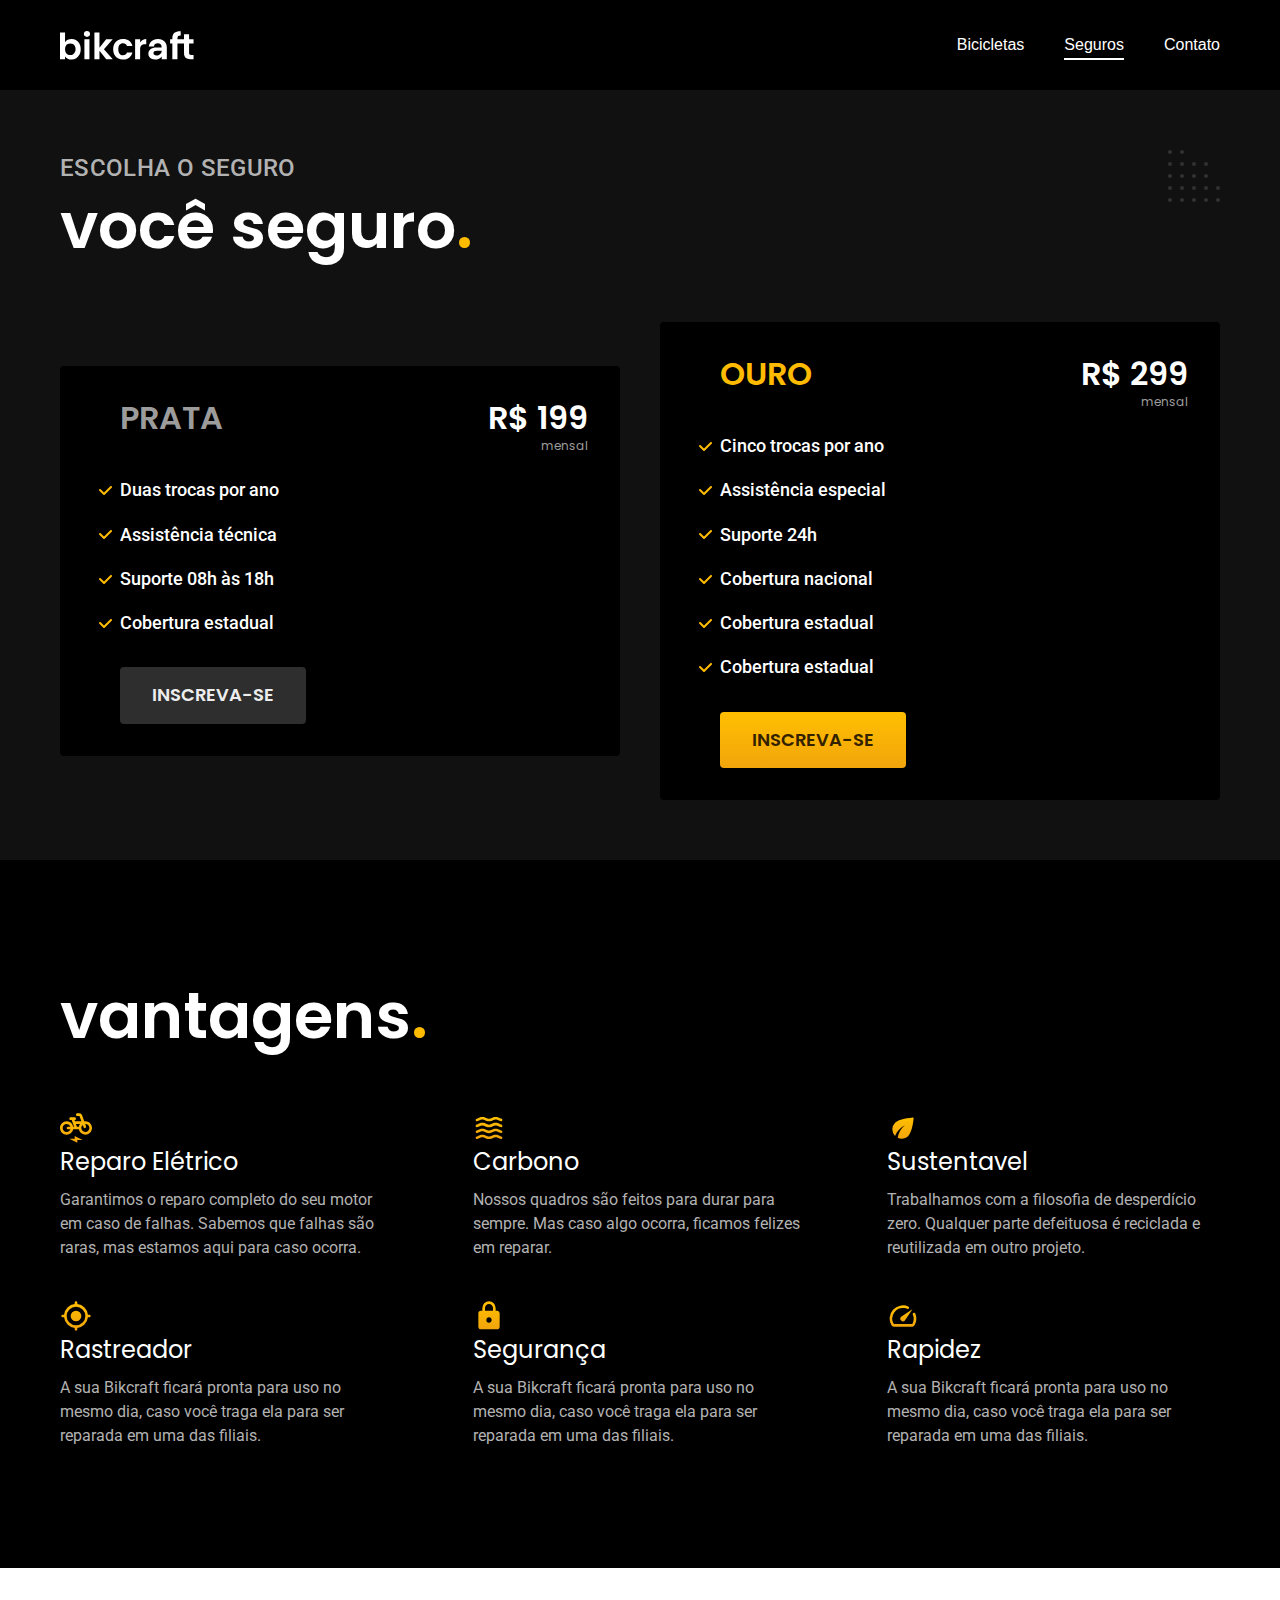
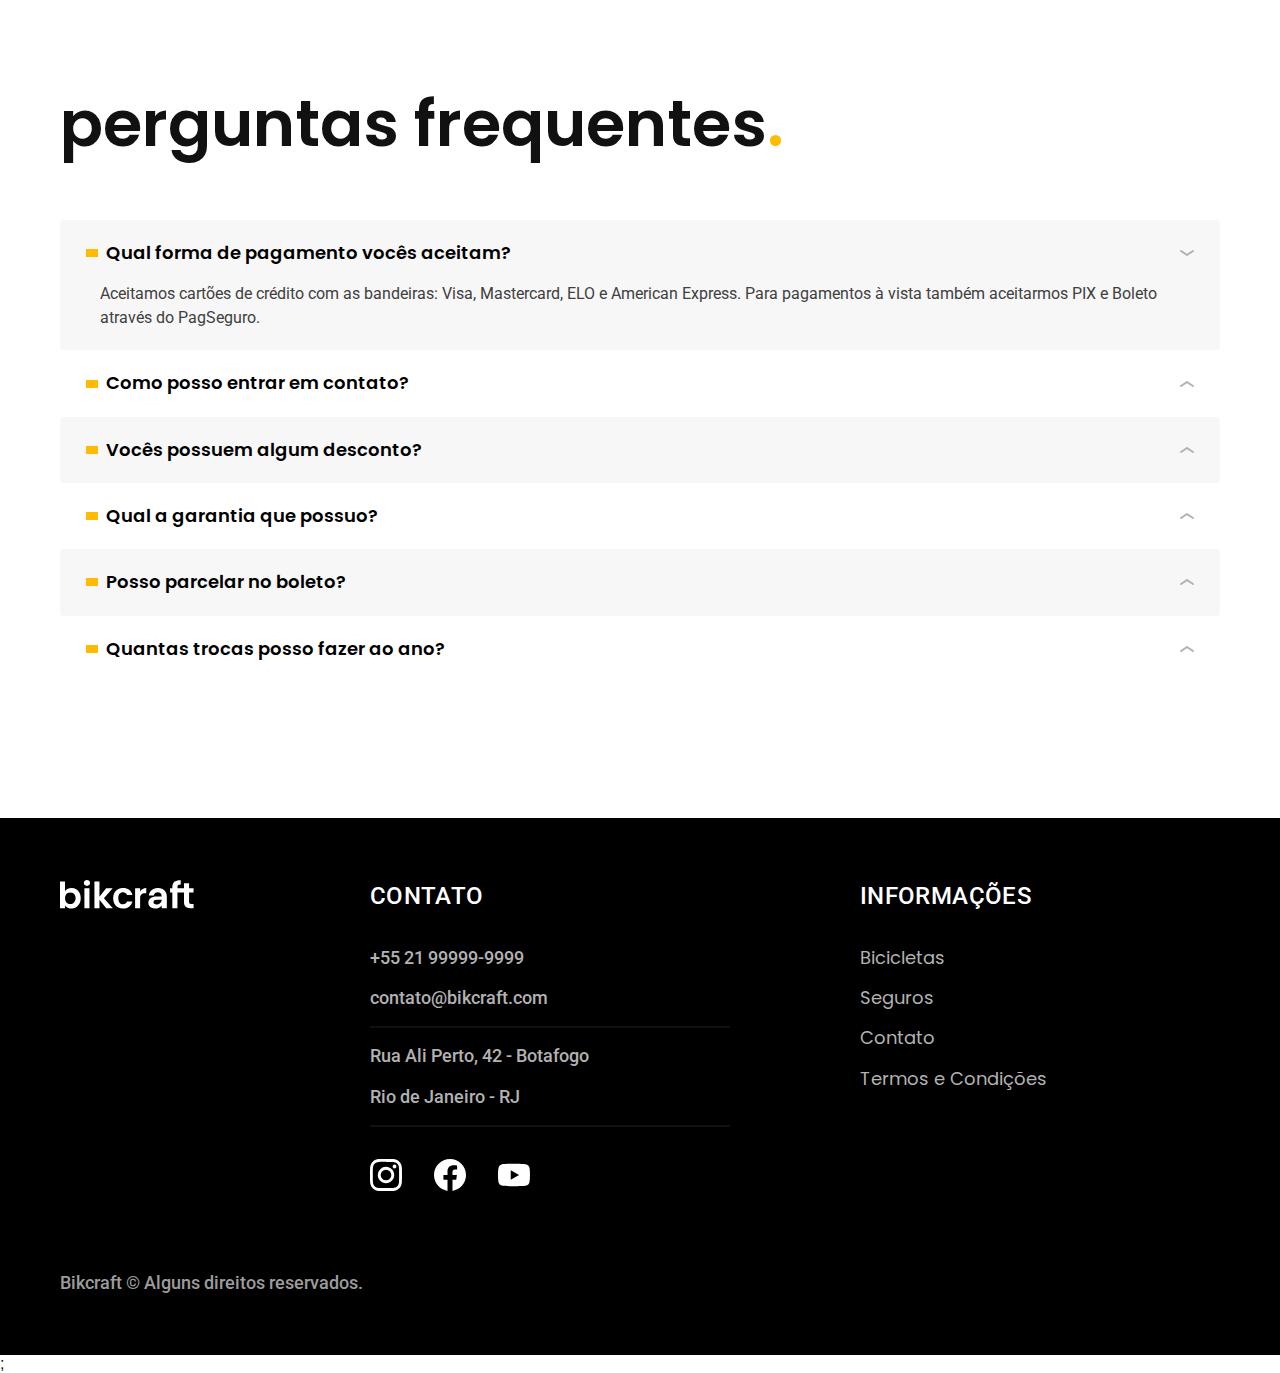
<file: seguros.html>
<!DOCTYPE html>
<html lang="pt-br">

<head>
    <meta charset="UTF-8">
    <meta http-equiv="X-UA-Compatible" content="IE=edge">
    <meta name="viewport" content="width=device-width, initial-scale=1.0">
    <title>Seguros | Bikcraft</title>
    <meta name="description" content="Termos e condições.">

    <link rel="icon" href="./favicon.svg" type="image/svg+xml">
    <link rel="preload" href="./CSS/style.min.css" as="style">
    <link rel="stylesheet" href="./CSS/style.min.css">

    <script>document.documentElement.classList.add('js');</script>

    <link rel="preconnect" href="https://fonts.googleapis.com">
    <link rel="preconnect" href="https://fonts.gstatic.com" crossorigin>
    <link href="https://fonts.googleapis.com/css2?family=Merriweather:ital,wght@1,900&family=Poppins:wght@400;600&family=Roboto:wght@400;500&display=swap" rel="stylesheet">
</head>

<body id="seguros">
    <header class="header-bg">
        <div class="header container">
            <a href="./"><img src="./img/bikcraft.svg" alt="Bikcraft"></a>

            <nav aria-label="primaria">
                <ul class="header-menu cor-0">
                    <li><a href="./bicicletas.html">Bicicletas</a></li>
                    <li><a href="./seguros.html">Seguros</a></li>
                    <li><a href="./contato.html">Contato</a></li>
                </ul>
            </nav>
        </div>
    </header>

    <main class="seguros-bg">
        <div class="titulo-bg">
            <div class="titulo container">
                <p class="font-2-l-b cor-5">Escolha o seguro</p>
                <h1 class="font-1-xxl cor-0">você seguro<span class="cor-p1">.</span></h1>
            </div>
        </div>

        <div class="seguros container">
            <div class="seguros-item fadeInLeft" data-anime="200">
                <h3 class="font-1-xl cor-6">PRATA</h3>
                <span class="font-1-xl cor-0">R$ 199 <span class="font-1-xs cor-6">mensal</span></span>
                <ul class="font-2-m cor-0">
                    <li>Duas trocas por ano</li>
                    <li>Assistência técnica</li>
                    <li>Suporte 08h às 18h</li>
                    <li>Cobertura estadual</li>
                </ul>
                <a class="botao secundario" href="./orcamento.html?tipo=seguro&produto=prata">Inscreva-se</a>
            </div>
            <div class="seguros-item fadeInRight" data-anime="400">
                <h3 class="font-1-xl cor-p1">OURO</h3>
                <span class="font-1-xl cor-0">R$ 299 <span class="font-1-xs cor-6">mensal</span></span>
                <ul class="font-2-m cor-0">
                    <li>Cinco trocas por ano</li>
                    <li>Assistência especial</li>
                    <li>Suporte 24h</li>
                    <li>Cobertura nacional</li>
                    <li>Cobertura estadual</li>
                    <li>Cobertura estadual</li>
                </ul>
                <a class="botao" href="./orcamento.html?tipo=seguro&produto=ouro">Inscreva-se</a>
            </div>
        </div>

    </main>

    <article class="vantagens-bg">
        <div class="vantagens container">
            <h2 class="font-1-xxl cor-0">vantagens<span class="cor-p1">.</span></h2>
            <ul>
                <li>
                    <img src="./img/icones/eletrica.svg" alt="">
                    <h3 class="font-1-l cor-0">Reparo Elétrico</h3>
                    <p class="font-2-s cor-5">Garantimos o reparo completo do seu motor em caso de falhas. Sabemos que falhas são raras, mas estamos aqui para caso ocorra.</p>
                </li>
                <li>
                    <img src="./img/icones/carbono.svg" alt="">
                    <h3 class="font-1-l cor-0">Carbono</h3>
                    <p class="font-2-s cor-5">Nossos quadros são feitos para durar para sempre. Mas caso algo ocorra, ficamos felizes em reparar.</p>
                </li>
                <li>
                    <img src="./img/icones/sustentavel.svg" alt="">
                    <h3 class="font-1-l cor-0">Sustentavel</h3>
                    <p class="font-2-s cor-5">Trabalhamos com a filosofia de desperdício zero. Qualquer parte defeituosa é reciclada e reutilizada em outro projeto.</p>
                </li>
                <li>
                    <img src="./img/icones/rastreador.svg" alt="">
                    <h3 class="font-1-l cor-0">Rastreador</h3>
                    <p class="font-2-s cor-5">A sua Bikcraft ficará pronta para uso no mesmo dia, caso você traga ela para ser reparada em uma das filiais.</p>
                </li>
                <li>
                    <img src="./img/icones/seguro.svg" alt="">
                    <h3 class="font-1-l cor-0">Segurança</h3>
                    <p class="font-2-s cor-5">A sua Bikcraft ficará pronta para uso no mesmo dia, caso você traga ela para ser reparada em uma das filiais.</p>
                </li>
                <li>
                    <img src="./img/icones/velocidade.svg" alt="">
                    <h3 class="font-1-l cor-0">Rapidez</h3>
                    <p class="font-2-s cor-5">A sua Bikcraft ficará pronta para uso no mesmo dia, caso você traga ela para ser reparada em uma das filiais.</p>
                </li>
            </ul>
        </div>
    </article>
    <article class="perguntas container">
        <h2 class="font-1-xxl">perguntas frequentes<span class="cor-p1">.</span></h2>

        <dl>
            <div>
                <dt><button class="font-1-m-b" arail-controls="pergunta1" arial-expanded="true">Qual forma de pagamento vocês aceitam?</button></dt>
                <dd id="pergunta1" class="font-2-s cor-9 ativa">Aceitamos cartões de crédito com as bandeiras: Visa, Mastercard, ELO e American Express. Para pagamentos à vista também aceitarmos PIX e Boleto através do PagSeguro.</dd>
            </div>
            <div>
                <dt><button class="font-1-m-b" arail-controls="pergunta2" arial-expanded="false">Como posso entrar em contato?</button></dt>
                <dd id="pergunta2" class="font-2-s cor-9">Aceitamos cartões de crédito com as bandeiras: Visa, Mastercard, ELO e American Express. Para pagamentos à vista também aceitarmos PIX e Boleto através do PagSeguro.</dd>
            </div>
            <div>
                <dt><button class="font-1-m-b" arail-controls="pergunta3" arial-expanded="false">Vocês possuem algum desconto?</button></dt>
                <dd id="pergunta3" class="font-2-s cor-9">Aceitamos cartões de crédito com as bandeiras: Visa, Mastercard, ELO e American Express. Para pagamentos à vista também aceitarmos PIX e Boleto através do PagSeguro.</dd>
            </div>
            <div>
                <dt><button class="font-1-m-b" arail-controls="pergunta4" arial-expanded="false">Qual a garantia que possuo?</button></dt>
                <dd id="pergunta4" class="font-2-s cor-9">Aceitamos cartões de crédito com as bandeiras: Visa, Mastercard, ELO e American Express. Para pagamentos à vista também aceitarmos PIX e Boleto através do PagSeguro.</dd>
            </div>
            <div>
                <dt><button class="font-1-m-b" arail-controls="pergunta5" arial-expanded="false">Posso parcelar no boleto?</button></dt>
                <dd id="pergunta5" class="font-2-s cor-9">Aceitamos cartões de crédito com as bandeiras: Visa, Mastercard, ELO e American Express. Para pagamentos à vista também aceitarmos PIX e Boleto através do PagSeguro.</dd>
            </div>
            <div>
                <dt><button class="font-1-m-b" arail-controls="pergunta6" arial-expanded="false">Quantas trocas posso fazer ao ano?</button></dt>
                <dd id="pergunta6" class="font-2-s cor-9">Aceitamos cartões de crédito com as bandeiras: Visa, Mastercard, ELO e American Express. Para pagamentos à vista também aceitarmos PIX e Boleto através do PagSeguro.</dd>
            </div>
        </dl>
    </article>
    <footer class="footer-bg">
        <div class="footer container">
            <img src="./img/bikcraft.svg" alt="Bikcraft">
            <div class="footer-contato">
                <h3 class="font-2-l-b cor-0">Contato</h3>
                <ul class="font-2-m cor-5">
                    <li><a href="tel:+552199999999">+55 21 99999-9999</a></li>
                    <li><a href="mailto:contato@bikcraft.com">contato@bikcraft.com</a></li>
                    <li>Rua Ali Perto, 42 - Botafogo</li>
                    <li>Rio de Janeiro - RJ</li>
                </ul>
                <div class="footer-redes">
                    <a href="./">
                        <img src="./img/redes/instagram.svg" alt="Instagram">
                    </a>
                    <a href="./">
                        <img src="./img/redes/facebook.svg" alt="Facebook">
                    </a>
                    <a href="./">
                        <img src="./img/redes/youtube.svg" alt="Youtube">
                    </a>
                </div>
            </div>
            <div class="footer-informacoes">
                <h3 class="font-2-l-b cor-0">Informações</h3>
                <nav>
                    <ul class="font-1-m cor-5">
                        <li><a href="./bicicletas.html">Bicicletas</a></li>
                        <li><a href="./seguros.html">Seguros</a></li>
                        <li><a href="./contato.html">Contato</a></li>
                        <li><a href="./termos.html">Termos e Condições</a></li>
                    </ul>
                </nav>
            </div>
            <p class="footer-copy font-2-m cor-6">Bikcraft © Alguns direitos reservados.</p>
        </div>
    </footer>
    <script src="./js/plugins/simple-anime.js"></script>;
    <script src="./js/script.js"></script>
</body>

</html>
</file>
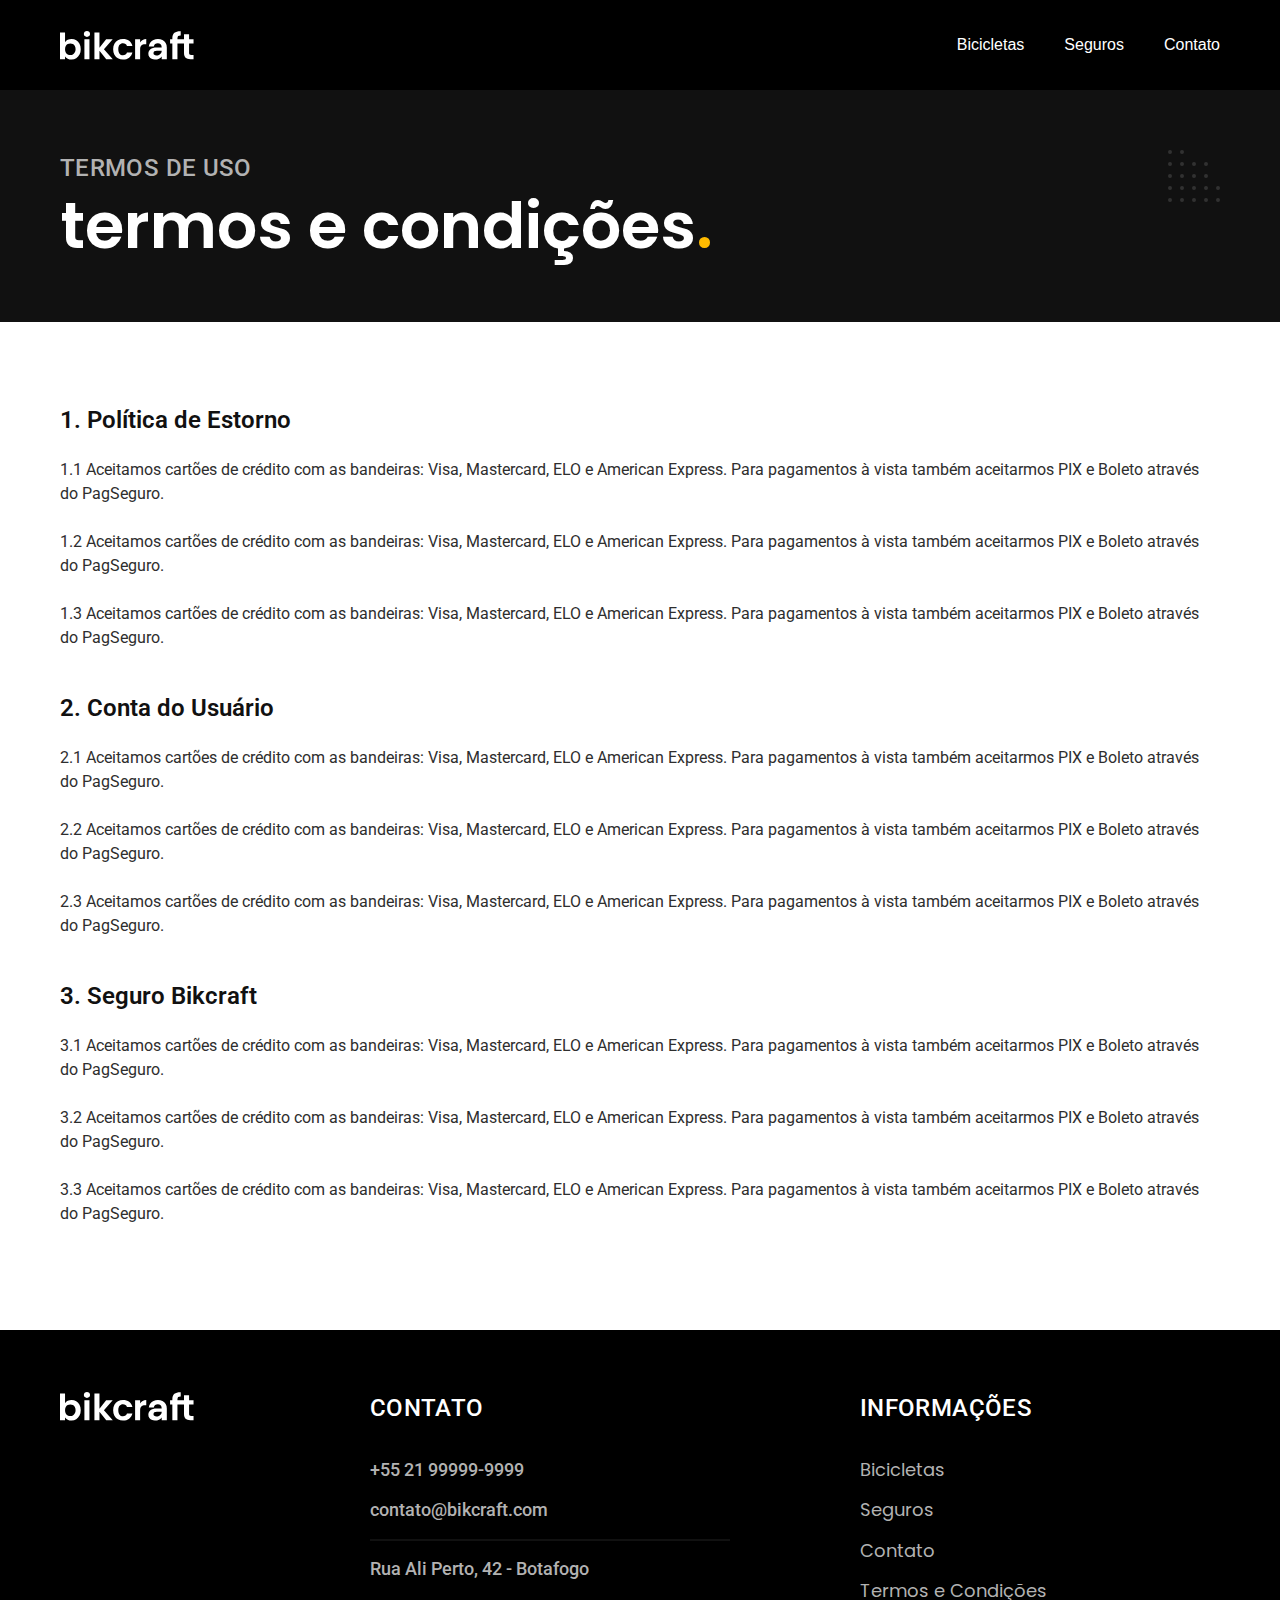
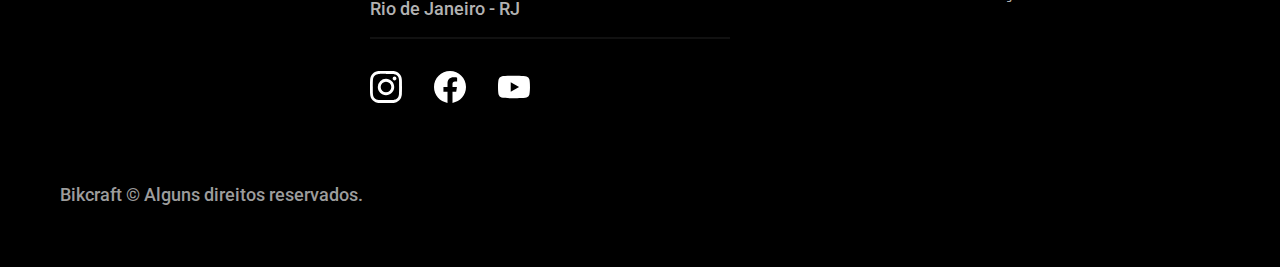
<file: termos.html>
<!DOCTYPE html>
<html lang="pt-br">

<head>
    <meta charset="UTF-8">
    <meta http-equiv="X-UA-Compatible" content="IE=edge">
    <meta name="viewport" content="width=device-width, initial-scale=1.0">
    <title>Termos e Condições | Bikcraft</title>
    <meta name="description" content="Termos e condições.">

    <link rel="icon" href="./favicon.svg" type="image/svg+xml">
    <link rel="preload" href="./CSS/style.min.css" as="style">
    <link rel="stylesheet" href="./CSS/style.min.css">

    <script>document.documentElement.classList.add('js');</script>

    <link rel="preconnect" href="https://fonts.googleapis.com">
    <link rel="preconnect" href="https://fonts.gstatic.com" crossorigin>
    <link href="https://fonts.googleapis.com/css2?family=Merriweather:ital,wght@1,900&family=Poppins:wght@400;600&family=Roboto:wght@400;500&display=swap" rel="stylesheet">
</head>

<body id="termos">
    <header class="header-bg">
        <div class="header container">
            <a href="./"><img src="./img/bikcraft.svg" alt="Bikcraft"></a>

            <nav aria-label="primaria">
                <ul class="header-menu cor-0">
                    <li><a href="./bicicletas.html">Bicicletas</a></li>
                    <li><a href="./seguros.html">Seguros</a></li>
                    <li><a href="./contato.html">Contato</a></li>
                </ul>
            </nav>
        </div>
    </header>

    <main>
        <div class="titulo-bg">
            <div class="titulo container">
                <p class="font-2-l-b cor-5">Termos de uso</p>
                <h1 class="font-1-xxl cor-0">termos e condições<span class="cor-p1">.</span></h1>
            </div>
        </div>
        <div class="termos font-2-s cor-10 container">
            <h2 class="font-2-l cor-11">1. Política de Estorno</h2>
            <p>1.1 Aceitamos cartões de crédito com as bandeiras: Visa, Mastercard, ELO e American Express. Para pagamentos à vista também aceitarmos PIX e Boleto através do PagSeguro.</p>
            <p>1.2 Aceitamos cartões de crédito com as bandeiras: Visa, Mastercard, ELO e American Express. Para pagamentos à vista também aceitarmos PIX e Boleto através do PagSeguro.</p>
            <p>1.3 Aceitamos cartões de crédito com as bandeiras: Visa, Mastercard, ELO e American Express. Para pagamentos à vista também aceitarmos PIX e Boleto através do PagSeguro.</p>
            <h2 class="font-2-l cor-11">2. Conta do Usuário</h2>
            <p>2.1 Aceitamos cartões de crédito com as bandeiras: Visa, Mastercard, ELO e American Express. Para pagamentos à vista também aceitarmos PIX e Boleto através do PagSeguro.</p>
            <p>2.2 Aceitamos cartões de crédito com as bandeiras: Visa, Mastercard, ELO e American Express. Para pagamentos à vista também aceitarmos PIX e Boleto através do PagSeguro.</p>
            <p>2.3 Aceitamos cartões de crédito com as bandeiras: Visa, Mastercard, ELO e American Express. Para pagamentos à vista também aceitarmos PIX e Boleto através do PagSeguro.</p>
            <h2 class="font-2-l cor-11">3. Seguro Bikcraft</h2>
            <p>3.1 Aceitamos cartões de crédito com as bandeiras: Visa, Mastercard, ELO e American Express. Para pagamentos à vista também aceitarmos PIX e Boleto através do PagSeguro.</p>
            <p>3.2 Aceitamos cartões de crédito com as bandeiras: Visa, Mastercard, ELO e American Express. Para pagamentos à vista também aceitarmos PIX e Boleto através do PagSeguro.</p>
            <p>3.3 Aceitamos cartões de crédito com as bandeiras: Visa, Mastercard, ELO e American Express. Para pagamentos à vista também aceitarmos PIX e Boleto através do PagSeguro.</p>
        </div>
    </main>
    <footer class="footer-bg">
        <div class="footer container">
            <img src="./img/bikcraft.svg" alt="Bikcraft">
            <div class="footer-contato">
                <h3 class="font-2-l-b cor-0">Contato</h3>
                <ul class="font-2-m cor-5">
                    <li><a href="tel:+552199999999">+55 21 99999-9999</a></li>
                    <li><a href="mailto:contato@bikcraft.com">contato@bikcraft.com</a></li>
                    <li>Rua Ali Perto, 42 - Botafogo</li>
                    <li>Rio de Janeiro - RJ</li>
                </ul>
                <div class="footer-redes">
                    <a href="./">
                        <img src="./img/redes/instagram.svg" alt="Instagram">
                    </a>
                    <a href="./">
                        <img src="./img/redes/facebook.svg" alt="Facebook">
                    </a>
                    <a href="./">
                        <img src="./img/redes/youtube.svg" alt="Youtube">
                    </a>
                </div>
            </div>
            <div class="footer-informacoes">
                <h3 class="font-2-l-b cor-0">Informações</h3>
                <nav>
                    <ul class="font-1-m cor-5">
                        <li><a href="./bicicletas.html">Bicicletas</a></li>
                        <li><a href="./seguros.html">Seguros</a></li>
                        <li><a href="./contato.html">Contato</a></li>
                        <li><a href="./termos.html">Termos e Condições</a></li>
                    </ul>
                </nav>
            </div>
            <p class="footer-copy font-2-m cor-6">Bikcraft © Alguns direitos reservados.</p>
        </div>
    </footer>
    <script src="./js/script.js"></script>
</body>

</html>
</file>
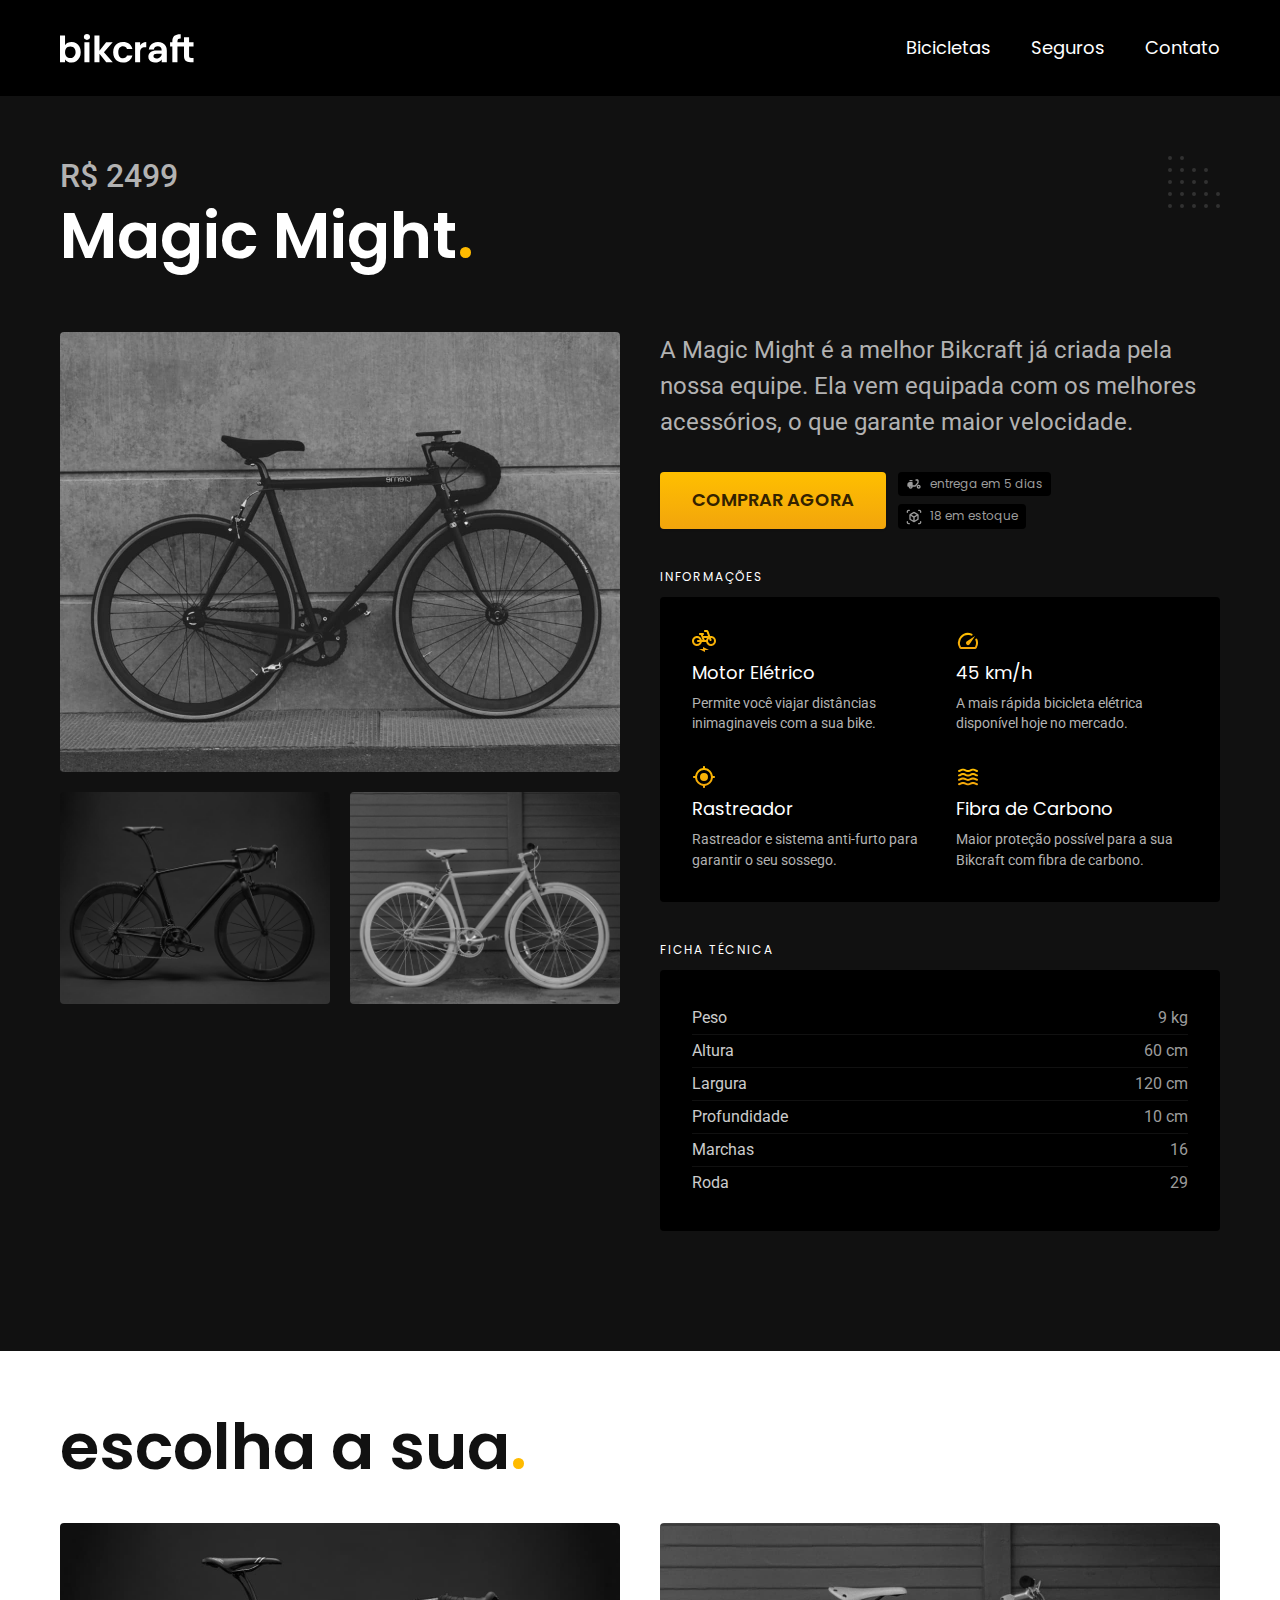
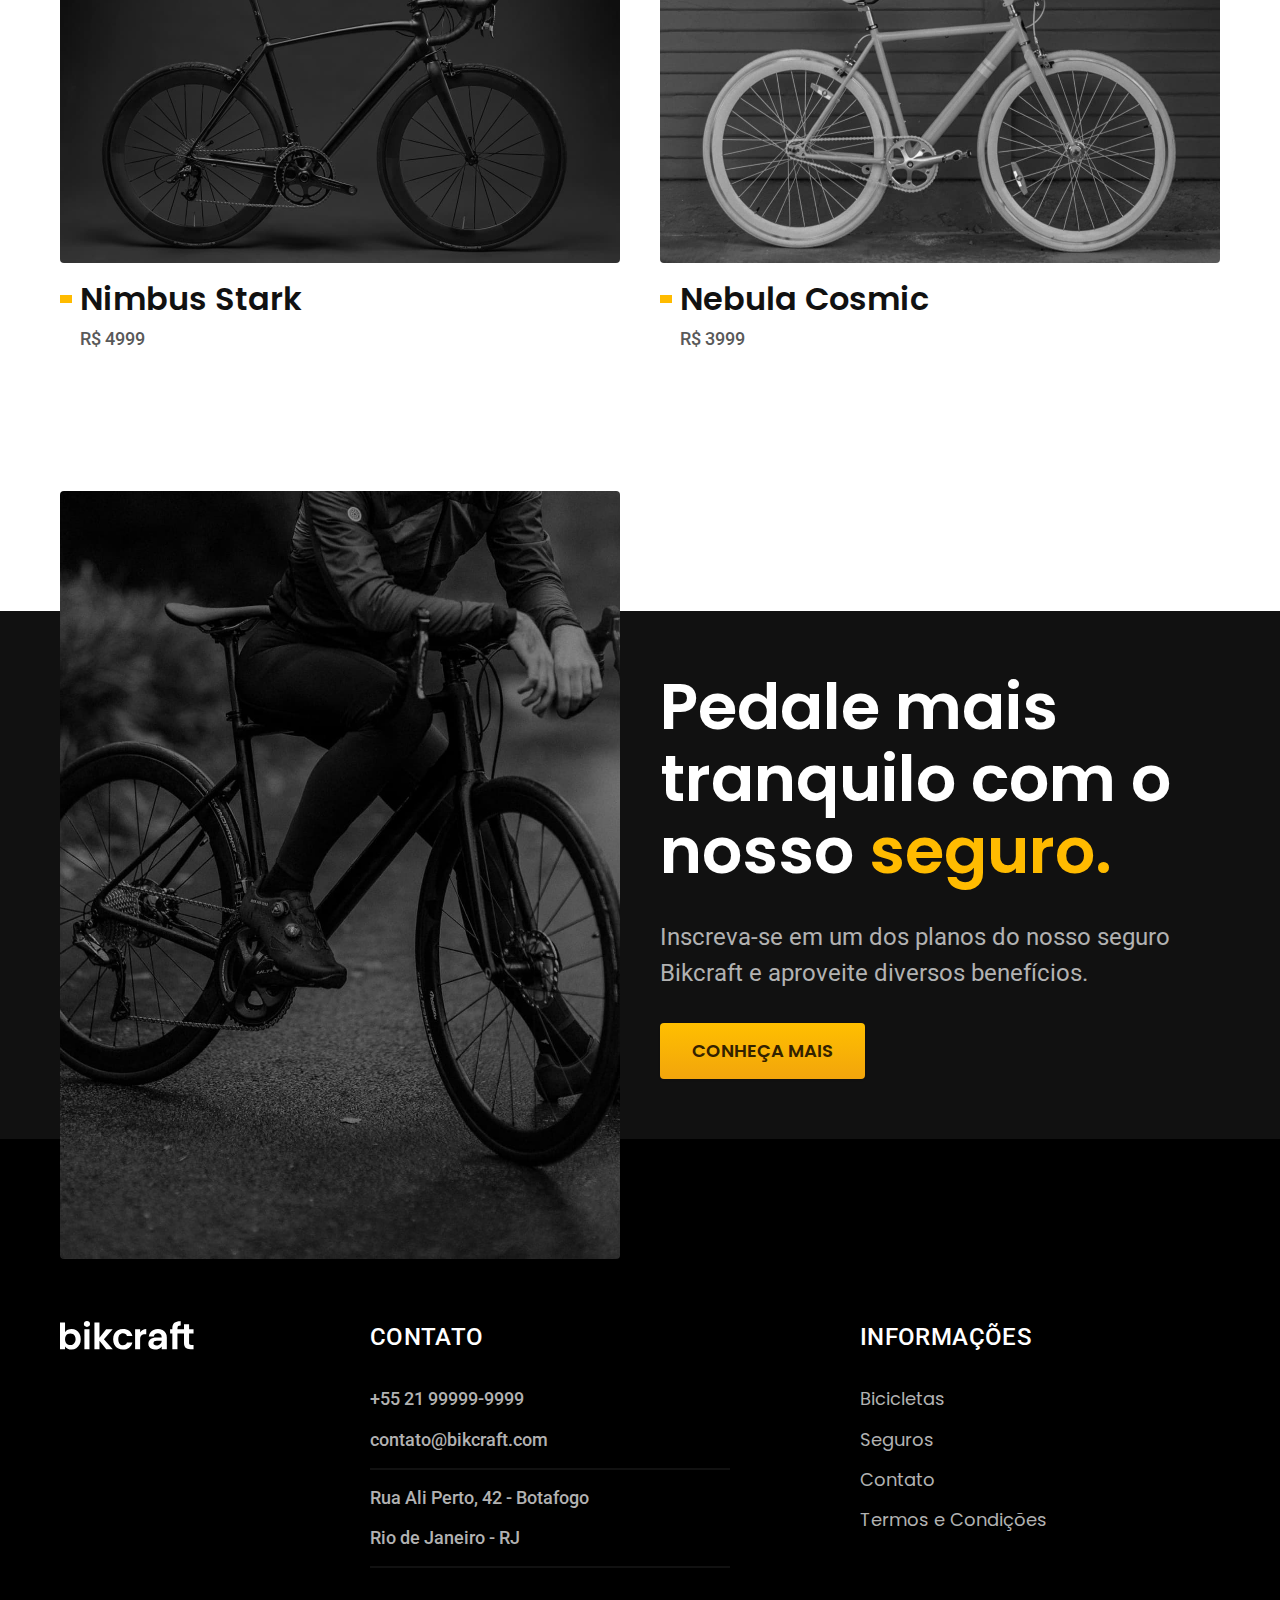
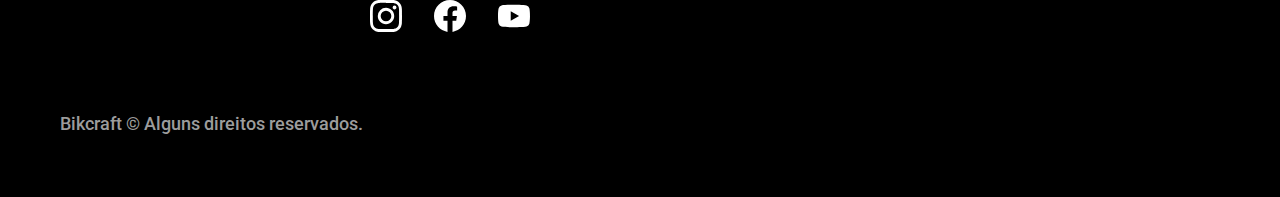
<file: bicicletas/magic.html>
<!DOCTYPE html>
<html lang="pt-br">

<head>
    <meta charset="UTF-8">
    <meta http-equiv="X-UA-Compatible" content="IE=edge">
    <meta name="viewport" content="width=device-width, initial-scale=1.0">
    <title>Magic | Bikcraft</title>
    <meta name="description" content="Bicicleta Nimbus Stark.">

    <link rel="icon" href="../favicon.svg" type="image/svg+xml">
    <link rel="stylesheet" href="../CSS/style.min.css">

    <script>document.documentElement.classList.add('js');</script>

    <link rel="preconnect" href="https://fonts.googleapis.com">
    <link rel="preconnect" href="https://fonts.gstatic.com" crossorigin>
    <link href="https://fonts.googleapis.com/css2?family=Merriweather:ital,wght@1,900&family=Poppins:wght@400;600&family=Roboto:wght@400;500&display=swap" rel="stylesheet">
</head>

<body id="bicicleta">
    <header class="header-bg">
        <div class="header container">
            <a href="../">
                <img src="../img/bikcraft.svg" alt="Bikcraft"></a>

            <nav aria-label="primaria">
                <ul class="header-menu font-1-m cor-0">
                    <li><a href="../bicicletas.html">Bicicletas</a></li>
                    <li><a href="../seguros.html">Seguros</a></li>
                    <li><a href="../contato.html">Contato</a></li>
                </ul>
            </nav>
        </div>
    </header>

    <main class="titulo-bg">
        <div>
            <div class="titulo container">
                <p class="font-2-xl cor-5">R$ 2499</p>
                <h1 class="font-1-xxl cor-0">Magic Might<span class="cor-p1">.</span></h1>
            </div>
        </div>
        <div class="bicicleta container">
            <div class="bicicleta-imagens">
                <img src="../img/bicicleta/nimbus2.jpg" alt="Bicicleta 1">
                <img src="../img/bicicleta/nimbus1.jpg" alt="Bicicleta 2">
                <img src="../img/bicicleta/nimbus3.jpg" alt="Bicicleta 3">
            </div>
            <div class="bicicleta-conteudo">
                <p class="font-2-l cor-5">A Magic Might é a melhor Bikcraft já criada pela nossa equipe. Ela vem equipada com os melhores acessórios, o que garante maior velocidade.</p>
                <div class="bicicleta-comprar">
                    <a class="botao" href="../orcamento.html?tipo=bikcraft&produto=magic">Comprar Agora</a>
                    <span class="font-1-xs cor-6"><img src="../img/icones/entrega.svg" alt=""> entrega em 5 dias</span>
                    <span class="font-1-xs cor-6"><img src="../img/icones/estoque.svg" alt=""> 18 em estoque</span>
                </div>

                <h2 class="font-1-xs cor-0">Informações</h2>
                <ul class="bicicleta-informacoes">
                    <li>
                        <img src="../img/icones/eletrica.svg" alt="">
                        <h3 class="font-1-m cor-0">Motor Elétrico</h3>
                        <p class="font-2-xs cor-5">Permite você viajar distâncias inimaginaveis com a sua bike.</p>
                    </li>
                    <li>
                        <img src="../img/icones/velocidade.svg" alt="">
                        <h3 class="font-1-m cor-0">45 km/h</h3>
                        <p class="font-2-xs cor-5">A mais rápida bicicleta elétrica disponível hoje no mercado.</p>
                    </li>
                    <li>
                        <img src="../img/icones/rastreador.svg" alt="">
                        <h3 class="font-1-m cor-0">Rastreador</h3>
                        <p class="font-2-xs cor-5">Rastreador e sistema anti-furto para garantir o seu sossego.</p>
                    </li>
                    <li>
                        <img src="../img/icones/carbono.svg" alt="">
                        <h3 class="font-1-m cor-0">Fibra de Carbono</h3>
                        <p class="font-2-xs cor-5">Maior proteção possível para a sua Bikcraft com fibra de carbono.</p>
                    </li>
                </ul>
                <h2 class="font-1-xs cor-0">Ficha Técnica</h2>
                <ul class="bicicleta-ficha font-2-s cor-4">
                    <li>Peso <span>9 kg</span></li>
                    <li>Altura <span>60 cm</span></li>
                    <li>Largura <span>120 cm</span></li>
                    <li>Profundidade <span>10 cm</span></li>
                    <li>Marchas <span>16</span></li>
                    <li>Roda <span>29</span></li>
                </ul>
            </div>
        </div>
    </main>

    <article class="bicicletas-lista container">
        <h2 class="font-1-xxl">escolha a sua<span class="cor-p1">.</span></h2>

        <ul>
            <li>
                <a href="./nimbus.html">
                    <img src="../img/bicicletas/nimbus.jpg" alt="Bicicleta preta">
                    <h3 class="font-1-xl">Nimbus Stark</h3>
                    <span class="font-2-m cor-8">R$ 4999</span>
                </a>
            </li>
            <li>
                <a href="./nebula.html">
                    <img src="../img/bicicletas/nebula.jpg" alt="Bicicleta preta">
                    <h3 class="font-1-xl">Nebula Cosmic</h3>
                    <span class="font-2-m cor-8">R$ 3999</span>
                </a>
            </li>
        </ul>
    </article>

    <article class="seguro-bg">
        <div class="seguro container">
            <div class="seguro-imagem">
                <img src="../img/fotos/seguros.jpg" alt="Pessoa parada em cima de uma bicicleta.">
            </div>
            <div class="seguro-conteudo">
                <h2 class="font-1-xxl cor-0">Pedale mais tranquilo com o nosso <span class="cor-p1">seguro.</span></h2>
                <p class="font-2-l cor-5">Inscreva-se em um dos planos do nosso seguro Bikcraft e aproveite diversos benefícios.</p>
                <a class="botao" href="../seguros.html">Conheça Mais</a>
            </div>
        </div>
    </article>

    <footer class="footer-bg">
        <div class="footer container">
            <img src="../img/bikcraft.svg" alt="Bikcraft">
            <div class="footer-contato">
                <h3 class="font-2-l-b cor-0">Contato</h3>
                <ul class="font-2-m cor-5">
                    <li><a href="tel:+552199999999">+55 21 99999-9999</a></li>
                    <li><a href="mailto:contato@bikcraft.com">contato@bikcraft.com</a></li>
                    <li>Rua Ali Perto, 42 - Botafogo</li>
                    <li>Rio de Janeiro - RJ</li>
                </ul>
                <div class="footer-redes">
                    <a href="../">
                        <img src="../img/redes/instagram.svg" alt="Instagram">
                    </a>
                    <a href="../">
                        <img src="../img/redes/facebook.svg" alt="Facebook">
                    </a>
                    <a href="../">
                        <img src="../img/redes/youtube.svg" alt="Youtube">
                    </a>
                </div>
            </div>
            <div class="footer-informacoes">
                <h3 class="font-2-l-b cor-0">Informações</h3>
                <nav>
                    <ul class="font-1-m cor-5">
                        <li><a href="../bicicletas.html">Bicicletas</a></li>
                        <li><a href="../seguros.html">Seguros</a></li>
                        <li><a href="../contato.html">Contato</a></li>
                        <li><a href="../termos.html">Termos e Condições</a></li>
                    </ul>
                </nav>
            </div>
            <p class="footer-copy font-2-m cor-6">Bikcraft © Alguns direitos reservados.</p>
        </div>
    </footer>
    <script src="../js/script.js"></script>
</body>

</html>
</file>
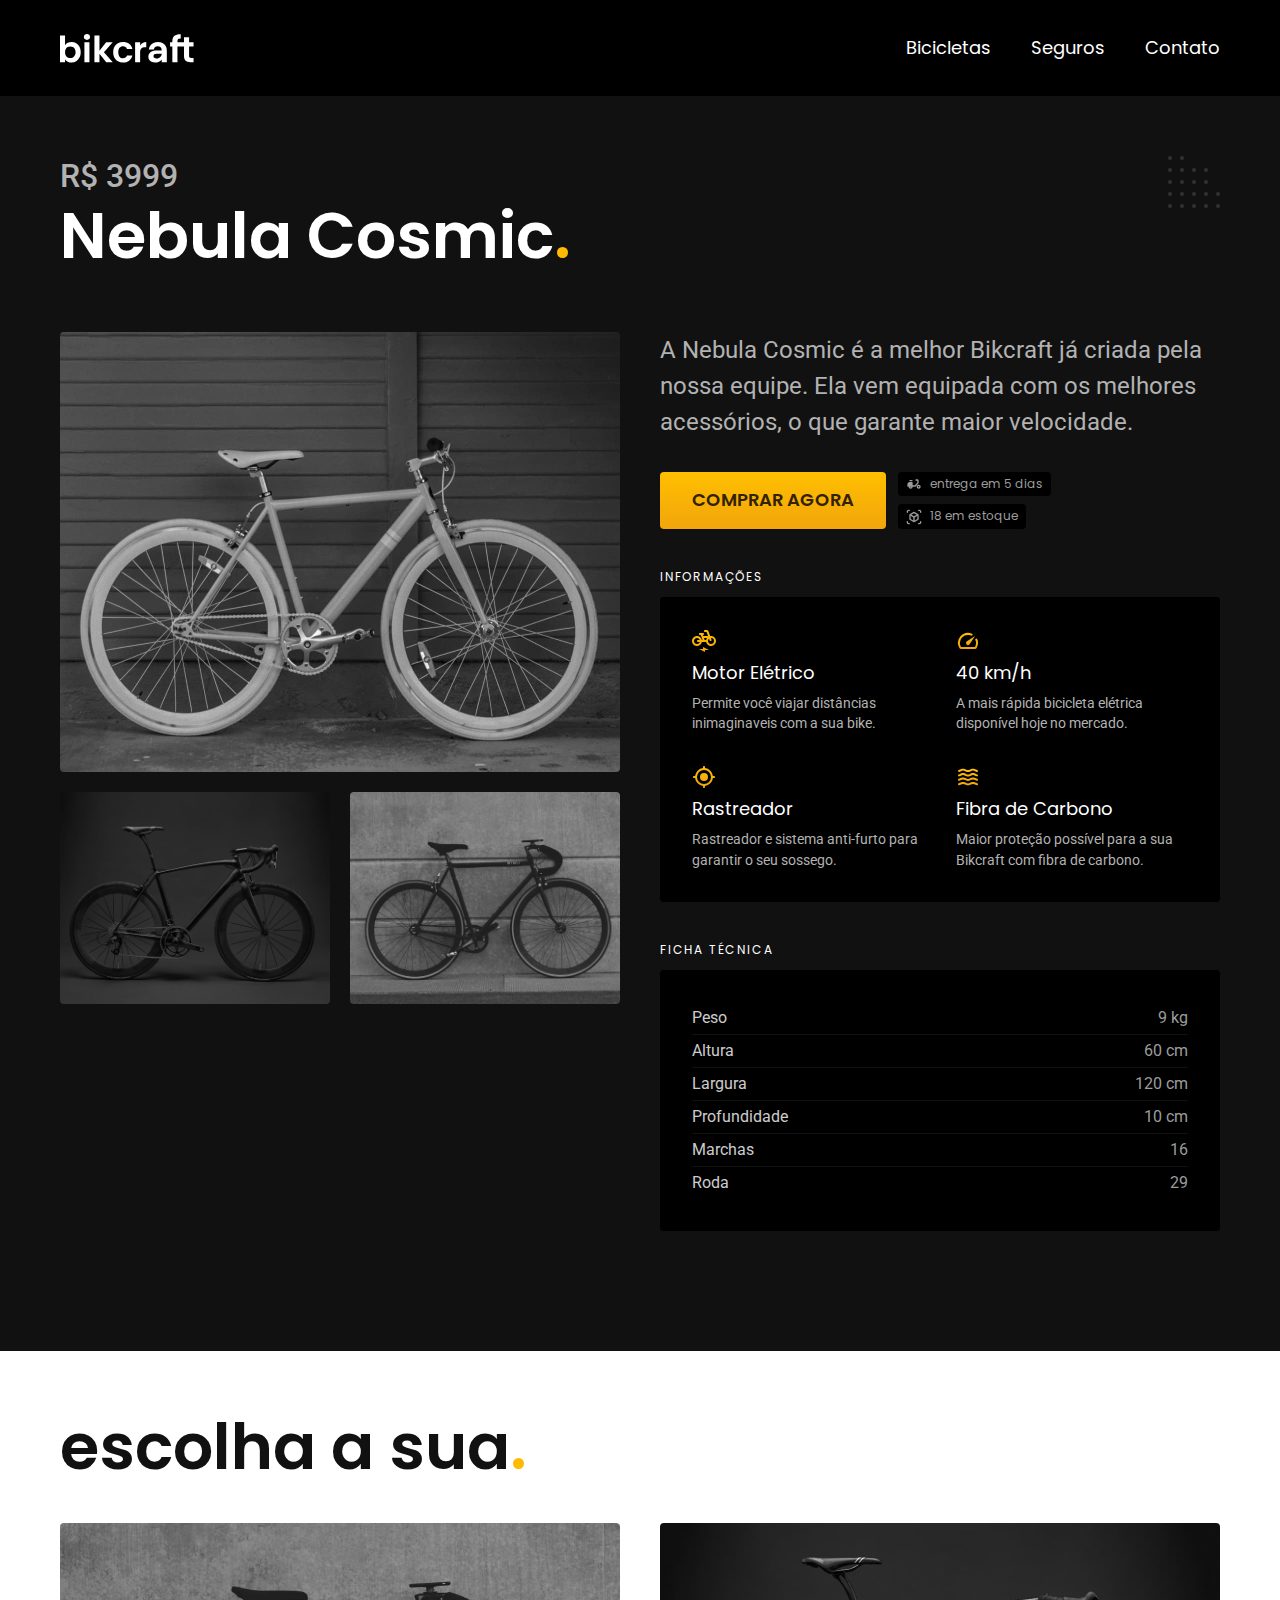
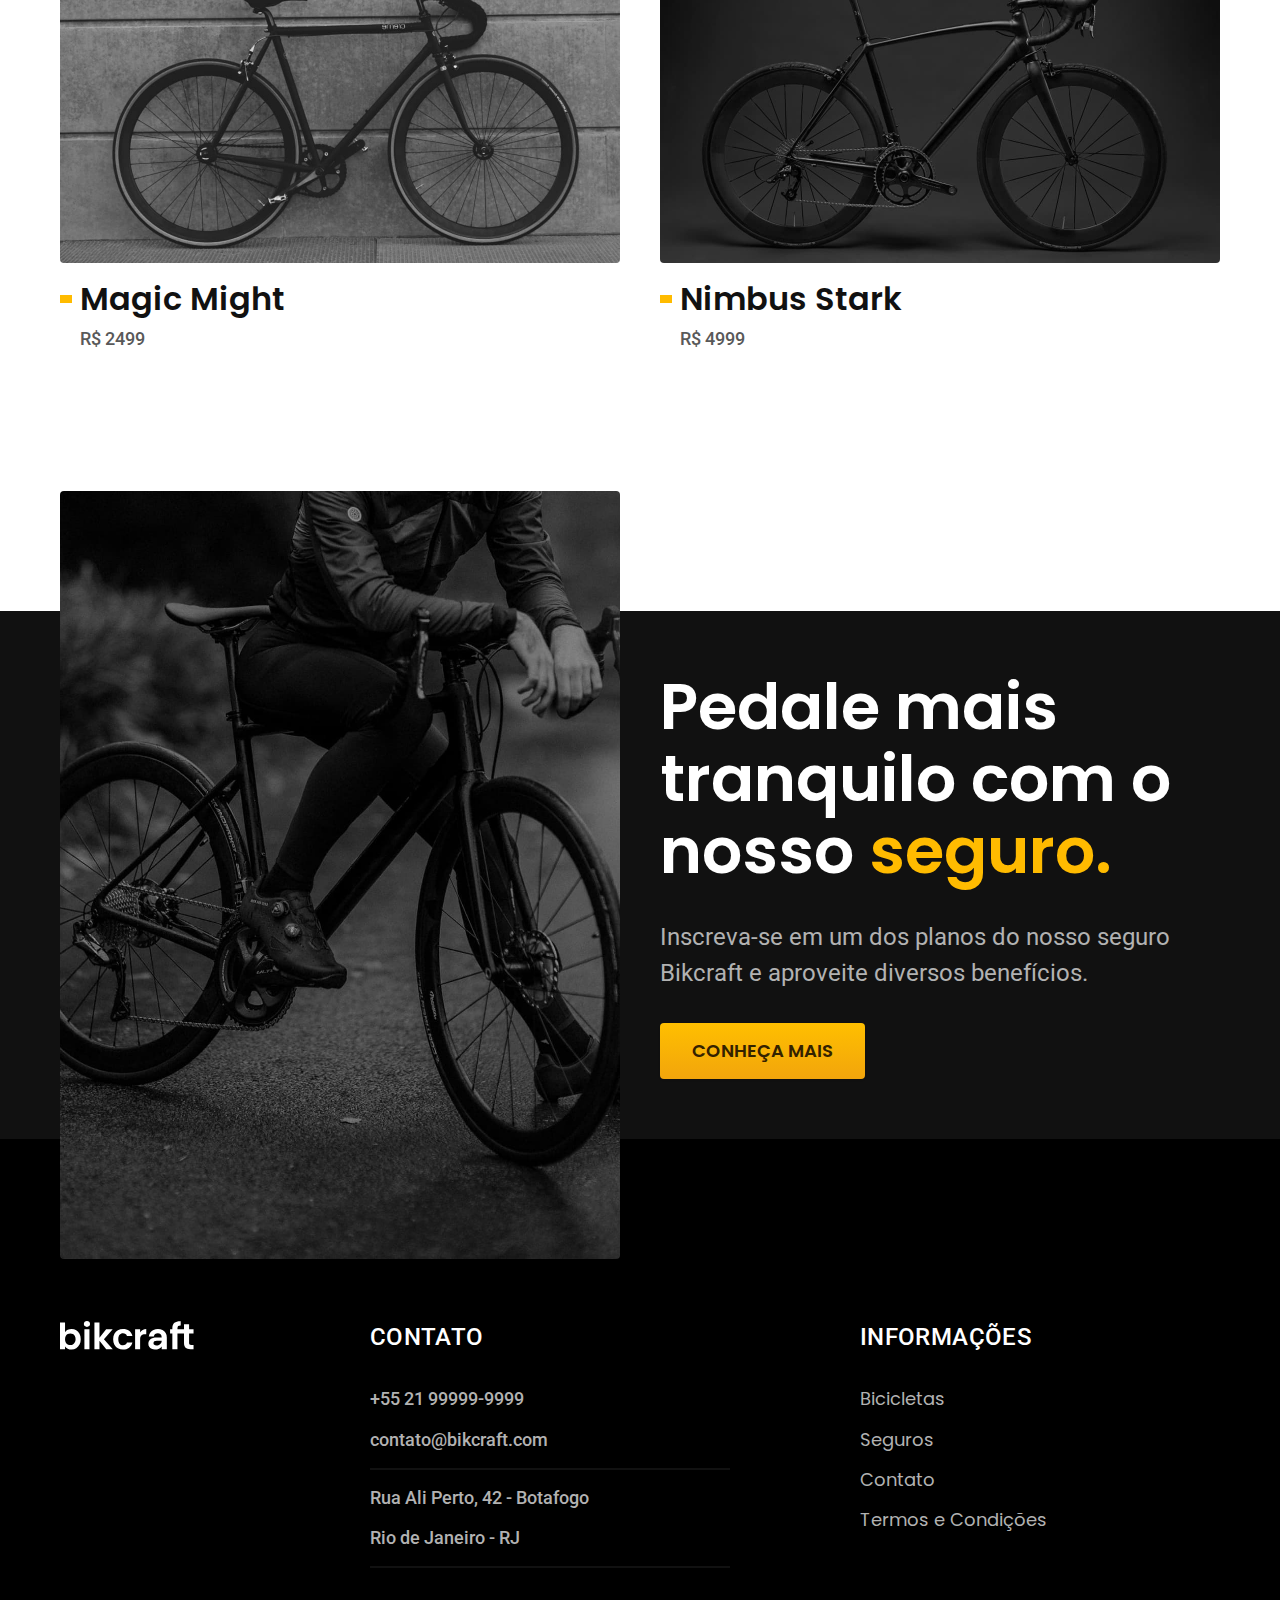
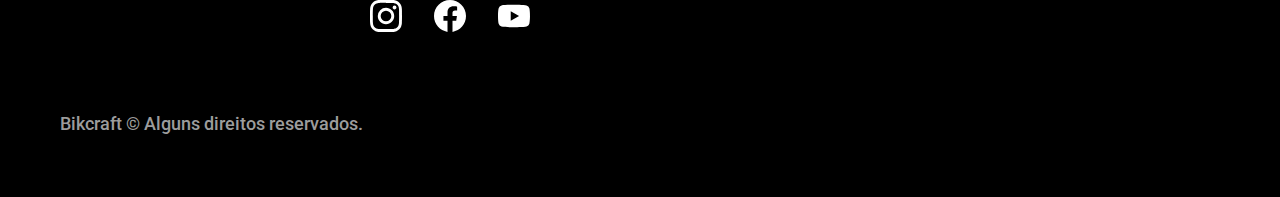
<file: bicicletas/nebula.html>
<!DOCTYPE html>
<html lang="pt-br">

<head>
    <meta charset="UTF-8">
    <meta http-equiv="X-UA-Compatible" content="IE=edge">
    <meta name="viewport" content="width=device-width, initial-scale=1.0">
    <title>Nebula | Bikcraft</title>
    <meta name="description" content="Bicicleta Nimbus Stark.">

    <link rel="icon" href="../favicon.svg" type="image/svg+xml">
    <link rel="stylesheet" href="../CSS/style.min.css">

    <script>document.documentElement.classList.add('js');</script>

    <link rel="preconnect" href="https://fonts.googleapis.com">
    <link rel="preconnect" href="https://fonts.gstatic.com" crossorigin>
    <link href="https://fonts.googleapis.com/css2?family=Merriweather:ital,wght@1,900&family=Poppins:wght@400;600&family=Roboto:wght@400;500&display=swap" rel="stylesheet">
</head>

<body id="bicicleta">
    <header class="header-bg">
        <div class="header container">
            <a href="../">
                <img src="../img/bikcraft.svg" alt="Bikcraft"></a>

            <nav aria-label="primaria">
                <ul class="header-menu font-1-m cor-0">
                    <li><a href="../bicicletas.html">Bicicletas</a></li>
                    <li><a href="../seguros.html">Seguros</a></li>
                    <li><a href="../contato.html">Contato</a></li>
                </ul>
            </nav>
        </div>
    </header>

    <main class="titulo-bg">
        <div>
            <div class="titulo container">
                <p class="font-2-xl cor-5">R$ 3999</p>
                <h1 class="font-1-xxl cor-0">Nebula Cosmic<span class="cor-p1">.</span></h1>
            </div>
        </div>
        <div class="bicicleta container">
            <div class="bicicleta-imagens">
                <img src="../img/bicicleta/nimbus3.jpg" alt="Bicicleta 1">
                <img src="../img/bicicleta/nimbus1.jpg" alt="Bicicleta 2">
                <img src="../img/bicicleta/nimbus2.jpg" alt="Bicicleta 3">
            </div>
            <div class="bicicleta-conteudo">
                <p class="font-2-l cor-5">A Nebula Cosmic é a melhor Bikcraft já criada pela nossa equipe. Ela vem equipada com os melhores acessórios, o que garante maior velocidade.</p>
                <div class="bicicleta-comprar">
                    <a class="botao" href="../orcamento.html?tipo=bikcraft&produto=nebula">Comprar Agora</a>
                    <span class="font-1-xs cor-6"><img src="../img/icones/entrega.svg" alt=""> entrega em 5 dias</span>
                    <span class="font-1-xs cor-6"><img src="../img/icones/estoque.svg" alt=""> 18 em estoque</span>
                </div>

                <h2 class="font-1-xs cor-0">Informações</h2>
                <ul class="bicicleta-informacoes">
                    <li>
                        <img src="../img/icones/eletrica.svg" alt="">
                        <h3 class="font-1-m cor-0">Motor Elétrico</h3>
                        <p class="font-2-xs cor-5">Permite você viajar distâncias inimaginaveis com a sua bike.</p>
                    </li>
                    <li>
                        <img src="../img/icones/velocidade.svg" alt="">
                        <h3 class="font-1-m cor-0">40 km/h</h3>
                        <p class="font-2-xs cor-5">A mais rápida bicicleta elétrica disponível hoje no mercado.</p>
                    </li>
                    <li>
                        <img src="../img/icones/rastreador.svg" alt="">
                        <h3 class="font-1-m cor-0">Rastreador</h3>
                        <p class="font-2-xs cor-5">Rastreador e sistema anti-furto para garantir o seu sossego.</p>
                    </li>
                    <li>
                        <img src="../img/icones/carbono.svg" alt="">
                        <h3 class="font-1-m cor-0">Fibra de Carbono</h3>
                        <p class="font-2-xs cor-5">Maior proteção possível para a sua Bikcraft com fibra de carbono.</p>
                    </li>
                </ul>
                <h2 class="font-1-xs cor-0">Ficha Técnica</h2>
                <ul class="bicicleta-ficha font-2-s cor-4">
                    <li>Peso <span>9 kg</span></li>
                    <li>Altura <span>60 cm</span></li>
                    <li>Largura <span>120 cm</span></li>
                    <li>Profundidade <span>10 cm</span></li>
                    <li>Marchas <span>16</span></li>
                    <li>Roda <span>29</span></li>
                </ul>
            </div>
        </div>
    </main>

    <article class="bicicletas-lista container">
        <h2 class="font-1-xxl">escolha a sua<span class="cor-p1">.</span></h2>

        <ul>
            <li>
                <a href="./magic.html">
                    <img src="../img/bicicletas/magic.jpg" alt="Bicicleta preta">
                    <h3 class="font-1-xl">Magic Might</h3>
                    <span class="font-2-m cor-8">R$ 2499</span>
                </a>
            </li>
            <li>
                <a href="./nimbus.html">
                    <img src="../img/bicicletas/nimbus.jpg" alt="Bicicleta preta">
                    <h3 class="font-1-xl">Nimbus Stark</h3>
                    <span class="font-2-m cor-8">R$ 4999</span>
                </a>
            </li>
        </ul>
    </article>

    <article class="seguro-bg">
        <div class="seguro container">
            <div class="seguro-imagem">
                <img src="../img/fotos/seguros.jpg" alt="Pessoa parada em cima de uma bicicleta.">
            </div>
            <div class="seguro-conteudo">
                <h2 class="font-1-xxl cor-0">Pedale mais tranquilo com o nosso <span class="cor-p1">seguro.</span></h2>
                <p class="font-2-l cor-5">Inscreva-se em um dos planos do nosso seguro Bikcraft e aproveite diversos benefícios.</p>
                <a class="botao" href="../seguros.html">Conheça Mais</a>
            </div>
        </div>
    </article>

    <footer class="footer-bg">
        <div class="footer container">
            <img src="../img/bikcraft.svg" alt="Bikcraft">
            <div class="footer-contato">
                <h3 class="font-2-l-b cor-0">Contato</h3>
                <ul class="font-2-m cor-5">
                    <li><a href="tel:+552199999999">+55 21 99999-9999</a></li>
                    <li><a href="mailto:contato@bikcraft.com">contato@bikcraft.com</a></li>
                    <li>Rua Ali Perto, 42 - Botafogo</li>
                    <li>Rio de Janeiro - RJ</li>
                </ul>
                <div class="footer-redes">
                    <a href="../">
                        <img src="../img/redes/instagram.svg" alt="Instagram">
                    </a>
                    <a href="../">
                        <img src="../img/redes/facebook.svg" alt="Facebook">
                    </a>
                    <a href="../">
                        <img src="../img/redes/youtube.svg" alt="Youtube">
                    </a>
                </div>
            </div>
            <div class="footer-informacoes">
                <h3 class="font-2-l-b cor-0">Informações</h3>
                <nav>
                    <ul class="font-1-m cor-5">
                        <li><a href="../bicicletas.html">Bicicletas</a></li>
                        <li><a href="../seguros.html">Seguros</a></li>
                        <li><a href="../contato.html">Contato</a></li>
                        <li><a href="../termos.html">Termos e Condições</a></li>
                    </ul>
                </nav>
            </div>
            <p class="footer-copy font-2-m cor-6">Bikcraft © Alguns direitos reservados.</p>
        </div>
    </footer>
    <script src="../js/script.js"></script>
</body>

</html>
</file>
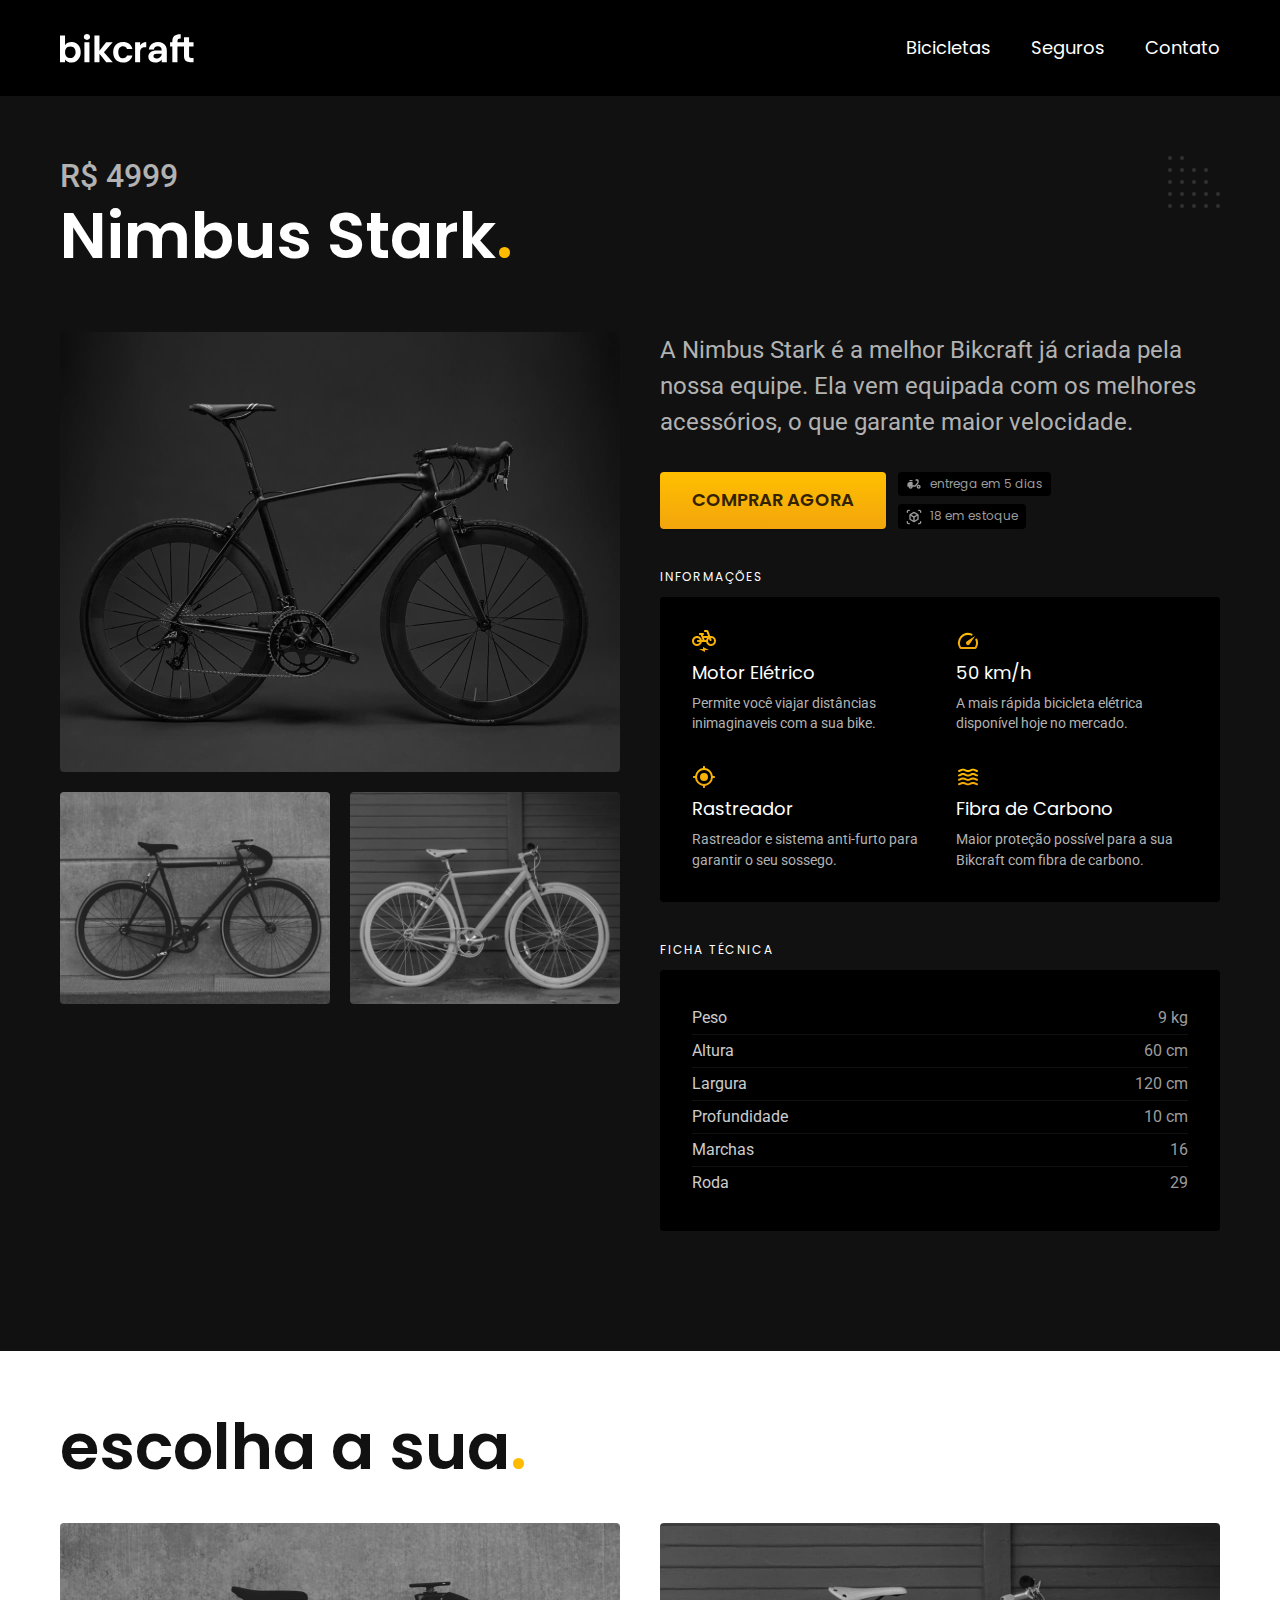
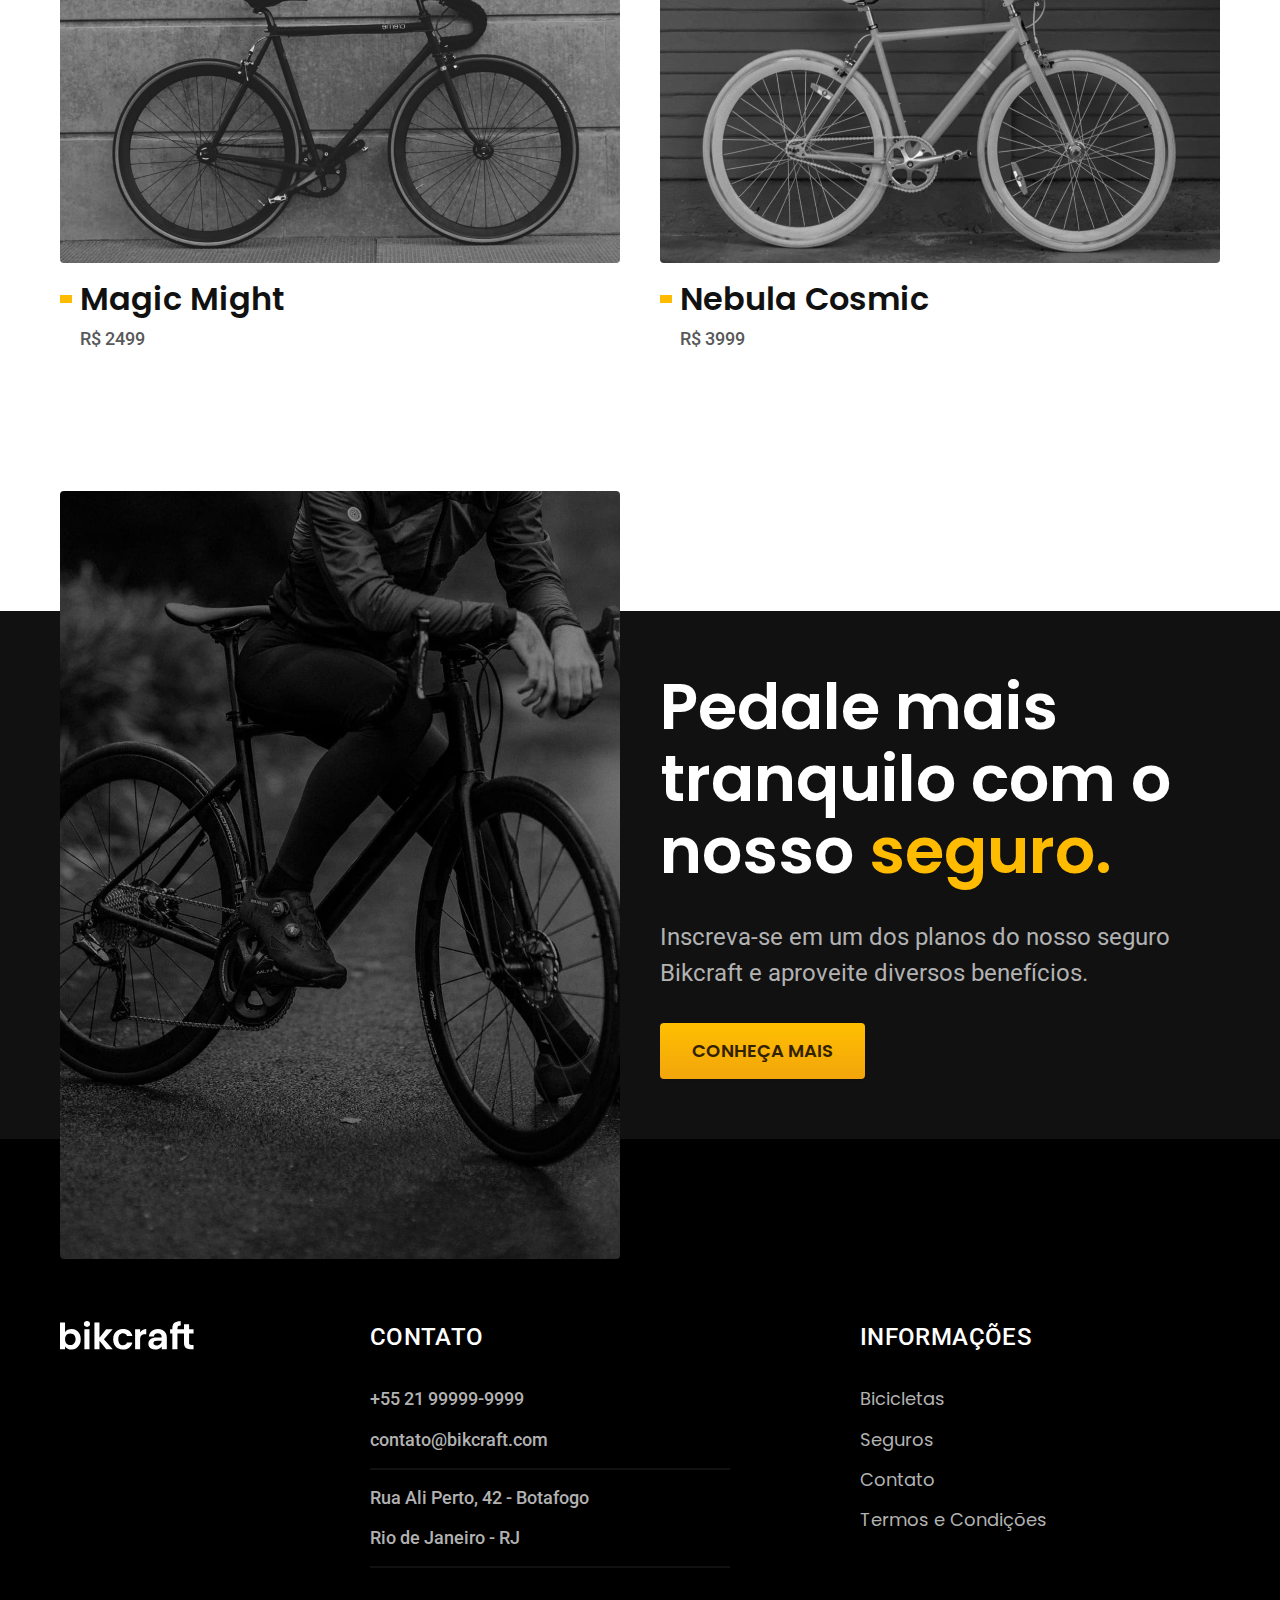
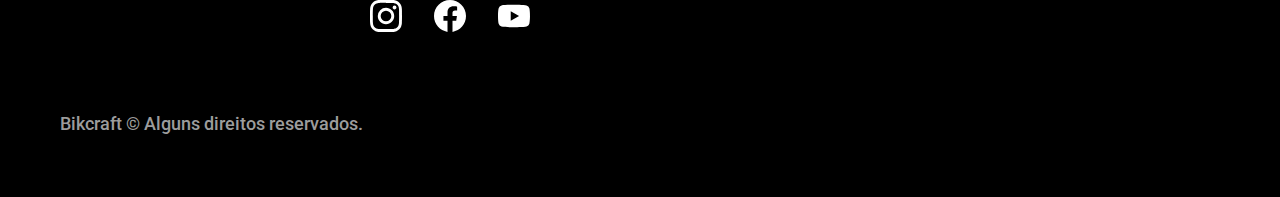
<file: bicicletas/nimbus.html>
<!DOCTYPE html>
<html lang="pt-br">

<head>
    <meta charset="UTF-8">
    <meta http-equiv="X-UA-Compatible" content="IE=edge">
    <meta name="viewport" content="width=device-width, initial-scale=1.0">
    <title>Nimbus | Bikcraft</title>
    <meta name="description" content="Bicicleta Nimbus Stark.">

    <link rel="icon" href="../favicon.svg" type="image/svg+xml">
    <link rel="stylesheet" href="../CSS/style.min.css">

    <script>document.documentElement.classList.add('js');</script>

    <link rel="preconnect" href="https://fonts.googleapis.com">
    <link rel="preconnect" href="https://fonts.gstatic.com" crossorigin>
    <link href="https://fonts.googleapis.com/css2?family=Merriweather:ital,wght@1,900&family=Poppins:wght@400;600&family=Roboto:wght@400;500&display=swap" rel="stylesheet">
</head>

<body id="bicicleta">
    <header class="header-bg">
        <div class="header container">
            <a href="../">
                <img src="../img/bikcraft.svg" alt="Bikcraft"></a>

            <nav aria-label="primaria">
                <ul class="header-menu font-1-m cor-0">
                    <li><a href="../bicicletas.html">Bicicletas</a></li>
                    <li><a href="../seguros.html">Seguros</a></li>
                    <li><a href="../contato.html">Contato</a></li>
                </ul>
            </nav>
        </div>
    </header>

    <main class="titulo-bg">
        <div>
            <div class="titulo container">
                <p class="font-2-xl cor-5">R$ 4999</p>
                <h1 class="font-1-xxl cor-0">Nimbus Stark<span class="cor-p1">.</span></h1>
            </div>
        </div>
        <div class="bicicleta container">
            <div class="bicicleta-imagens">
                <img src="../img/bicicleta/nimbus1.jpg" alt="Bicicleta 1">
                <img src="../img/bicicleta/nimbus2.jpg" alt="Bicicleta 2">
                <img src="../img/bicicleta/nimbus3.jpg" alt="Bicicleta 3">
            </div>
            <div class="bicicleta-conteudo">
                <p class="font-2-l cor-5">A Nimbus Stark é a melhor Bikcraft já criada pela nossa equipe. Ela vem equipada com os melhores acessórios, o que garante maior velocidade.</p>
                <div class="bicicleta-comprar">
                    <a class="botao" href="../orcamento.html?tipo=bikcraft&produto=nimbus">Comprar Agora</a>
                    <span class="font-1-xs cor-6"><img src="../img/icones/entrega.svg" alt=""> entrega em 5 dias</span>
                    <span class="font-1-xs cor-6"><img src="../img/icones/estoque.svg" alt=""> 18 em estoque</span>
                </div>

                <h2 class="font-1-xs cor-0">Informações</h2>
                <ul class="bicicleta-informacoes">
                    <li>
                        <img src="../img/icones/eletrica.svg" alt="">
                        <h3 class="font-1-m cor-0">Motor Elétrico</h3>
                        <p class="font-2-xs cor-5">Permite você viajar distâncias inimaginaveis com a sua bike.</p>
                    </li>
                    <li>
                        <img src="../img/icones/velocidade.svg" alt="">
                        <h3 class="font-1-m cor-0">50 km/h</h3>
                        <p class="font-2-xs cor-5">A mais rápida bicicleta elétrica disponível hoje no mercado.</p>
                    </li>
                    <li>
                        <img src="../img/icones/rastreador.svg" alt="">
                        <h3 class="font-1-m cor-0">Rastreador</h3>
                        <p class="font-2-xs cor-5">Rastreador e sistema anti-furto para garantir o seu sossego.</p>
                    </li>
                    <li>
                        <img src="../img/icones/carbono.svg" alt="">
                        <h3 class="font-1-m cor-0">Fibra de Carbono</h3>
                        <p class="font-2-xs cor-5">Maior proteção possível para a sua Bikcraft com fibra de carbono.</p>
                    </li>
                </ul>
                <h2 class="font-1-xs cor-0">Ficha Técnica</h2>
                <ul class="bicicleta-ficha font-2-s cor-4">
                    <li>Peso <span>9 kg</span></li>
                    <li>Altura <span>60 cm</span></li>
                    <li>Largura <span>120 cm</span></li>
                    <li>Profundidade <span>10 cm</span></li>
                    <li>Marchas <span>16</span></li>
                    <li>Roda <span>29</span></li>
                </ul>
            </div>
        </div>
    </main>

    <article class="bicicletas-lista container">
        <h2 class="font-1-xxl">escolha a sua<span class="cor-p1">.</span></h2>

        <ul>
            <li>
                <a href="./magic.html">
                    <img src="../img/bicicletas/magic.jpg" alt="Bicicleta preta">
                    <h3 class="font-1-xl">Magic Might</h3>
                    <span class="font-2-m cor-8">R$ 2499</span>
                </a>
            </li>
            <li>
                <a href="./nebula.html">
                    <img src="../img/bicicletas/nebula.jpg" alt="Bicicleta preta">
                    <h3 class="font-1-xl">Nebula Cosmic</h3>
                    <span class="font-2-m cor-8">R$ 3999</span>
                </a>
            </li>
        </ul>
    </article>

    <article class="seguro-bg">
        <div class="seguro container">
            <div class="seguro-imagem">
                <img src="../img/fotos/seguros.jpg" alt="Pessoa parada em cima de uma bicicleta.">
            </div>
            <div class="seguro-conteudo">
                <h2 class="font-1-xxl cor-0">Pedale mais tranquilo com o nosso <span class="cor-p1">seguro.</span></h2>
                <p class="font-2-l cor-5">Inscreva-se em um dos planos do nosso seguro Bikcraft e aproveite diversos benefícios.</p>
                <a class="botao" href="../seguros.html">Conheça Mais</a>
            </div>
        </div>
    </article>

    <footer class="footer-bg">
        <div class="footer container">
            <img src="../img/bikcraft.svg" alt="Bikcraft">
            <div class="footer-contato">
                <h3 class="font-2-l-b cor-0">Contato</h3>
                <ul class="font-2-m cor-5">
                    <li><a href="tel:+552199999999">+55 21 99999-9999</a></li>
                    <li><a href="mailto:contato@bikcraft.com">contato@bikcraft.com</a></li>
                    <li>Rua Ali Perto, 42 - Botafogo</li>
                    <li>Rio de Janeiro - RJ</li>
                </ul>
                <div class="footer-redes">
                    <a href="../">
                        <img src="../img/redes/instagram.svg" alt="Instagram">
                    </a>
                    <a href="../">
                        <img src="../img/redes/facebook.svg" alt="Facebook">
                    </a>
                    <a href="../">
                        <img src="../img/redes/youtube.svg" alt="Youtube">
                    </a>
                </div>
            </div>
            <div class="footer-informacoes">
                <h3 class="font-2-l-b cor-0">Informações</h3>
                <nav>
                    <ul class="font-1-m cor-5">
                        <li><a href="../bicicletas.html">Bicicletas</a></li>
                        <li><a href="../seguros.html">Seguros</a></li>
                        <li><a href="../contato.html">Contato</a></li>
                        <li><a href="../termos.html">Termos e Condições</a></li>
                    </ul>
                </nav>
            </div>
            <p class="footer-copy font-2-m cor-6">Bikcraft © Alguns direitos reservados.</p>
        </div>
    </footer>
    <script src="../js/script.js"></script>
</body>

</html>
</file>
<file: CSS/style.min.css>
body{margin:0;font-family:Arial,Helvetica,sans-serif;color:#111}blockquote,dd,h1,h2,h3,h4,p,ul{margin:0}ul{padding:0;list-style:none}a{text-decoration:none;color:inherit}img{max-width:100%;height:auto;display:block}img[src$=".jpg"]{border-radius:4px}.font-1-xs{font:400 0.75rem/1.35 Poppins,sans-serif}.font-2-xs{font:400 0.875rem/1.43 Roboto,sans-serif}.font-1-s{font:400 1rem/1.5 Poppins,sans-serif}.font-2-s{font:400 1rem/1.5 Roboto,sans-serif}.font-1-m,.font-1-m-b{font:400 1.125rem/1.35 Poppins,sans-serif}.font-1-m-b{font-weight:600}.font-2-m{font:500 1.125rem/1.35 Roboto,sans-serif}.font-1-l{font:400 1.5rem/1.5 Poppins,sans-serif}.font-2-l,.font-2-l-b{font:400 1.5rem/1.5 Roboto,sans-serif}.font-2-l-b{font-weight:500;letter-spacing:.015em;text-transform:uppercase}.font-1-xl{font:600 2rem/1.25 Poppins,sans-serif}.font-2-xl{font:500 2rem/1.25 Roboto,sans-serif}.font-1-xxl{font:600 4rem/1.125 Poppins,sans-serif}@media (max-width:1200px){.font-1-xxl{font-size:3rem}.font-2-l,.font-2-l-b{font-size:1.125rem}}@media (max-width:800px){.font-1-xxl{font-size:2rem}.font-1-xl,.font-2-xl{font-size:1.5rem}}:root{--cor-0:#ffffff;--cor-1:#f7f7f7;--cor-2:#ededed;--cor-3:#dedede;--cor-4:#cccccc;--cor-5:#b2b2b2;--cor-6:#9c9c9c;--cor-7:#717171;--cor-8:#595959;--cor-9:#404040;--cor-10:#2e2e2e;--cor-11:#111111;--cor-12:#000000;--cor-p1:#ffbb00;--cor-p2:#e4a30b;--cor-p3:#a66f00;--cor-p4:#664400;--cor-p5:#332200}.cor-0{color:var(--cor-0)}.cor-1{color:var(--cor-1)}.cor-2{color:var(--cor-2)}.cor-3{color:var(--cor-3)}.cor-4{color:var(--cor-4)}.cor-5{color:var(--cor-5)}.cor-6{color:var(--cor-6)}.cor-7{color:var(--cor-7)}.cor-8{color:var(--cor-8)}.cor-9{color:var(--cor-9)}.cor-10{color:var(--cor-10)}.cor-11{color:var(--cor-11)}.cor-12{color:var(--cor-12)}.cor-p1{color:var(--cor-p1)}.cor-p2{color:var(--cor-p2)}.cor-p3{color:var(--cor-p3)}.cor-p4{color:var(--cor-p4)}.cor-p5{color:var(--cor-p5)}.js .fadeInDown{transform:translate3d(0,-20px,0)}.js .fadeInUp{transform:translate3d(0,20px,0)}.js .fadeInRight{transform:translate3d(20px,0,0)}.js .fadeInLeft{transform:translate3d(-20px,0,0)}.js [data-anime]{opacity:0}.js .anime{opacity:1;transform:none;transition:transform .8s,opacity .8s}.header-bg{background-color:var(--cor-12)}.header{display:flex;flex-wrap:wrap;gap:20px;justify-content:space-between;align-items:center;padding-top:20px;padding-bottom:20px}.header-menu{display:flex;flex-wrap:wrap;gap:40px}.header-menu a{display:inline-block;padding:16px 0;position:relative}.header-menu a:after{content:"";display:block;height:2px;width:0;background:var(--cor-0);margin-top:4px;transition:.3s;position:absolute}.header-menu a.ativo::after,.header-menu a:hover:after{width:100%}@media (max-width:800px){.header-menu{gap:20px}.header-menu a{background:var(--cor-11);padding:12px 16px;border-radius:4px}.header-menu a:hover{background-color:var(--cor-10)}.header a:after{display:none}}@media (max-width:600px){.header-menu{gap:12px}.header-menu a{padding:8px 12px;font-size:14px}}.footer-bg{background-color:var(--cor-12)}.footer{display:grid;grid-template-columns:3fr 5fr 4fr;gap:40px;padding-top:60px;padding-bottom:60px}.footer h3{margin-bottom:32px}.footer-contato ul{margin-bottom:32px}.footer-contato li:nth-child(2n):after{content:"";display:block;max-width:360px;height:2px;background:var(--cor-11);margin-top:16px}.footer li{margin-bottom:16px}.footer-redes{display:flex;gap:32px}.footer a:hover{color:var(--cor-0)}.footer-copy{grid-column:1/-1;margin-top:40px}@media (max-width:800px){.footer>img{display:none}.footer{grid-template-columns:1fr 1fr}}@media (max-width:600px){.footer{grid-template-columns:1fr;gap:60px}.footer-copy{margin-top:0}}.container{box-sizing:border-box;max-width:1200px;padding-left:20px;padding-right:20px;margin-left:auto;margin-right:auto}.botao{display:inline-block;padding:16px 32px;background:linear-gradient(#ffbf00,#f2a50c);border-radius:4px;box-shadow:0 1px 2px rgba(0,0,0,.1);text-transform:uppercase;color:var(--cor-p5);font:600 1.125rem/1.35 Poppins,sans-serif;max-width:max-content;border:none;cursor:pointer}.botao:hover{background:linear-gradient(#ffb60d,#e59317)}.botao.secundario{background:var(--cor-10);color:var(--cor-2)}.botao.secundario:hover{background:var(--cor-9)}.botao.secundario:hover{background:var(--cor-9)}.botao.seta{display:flex;align-items:center}.botao.seta::after{content:"";display:inline-block;width:18px;height:10px;margin-left:12px;background:url(../img/icones/seta.svg);transition:transform .2s}.botao.seta:hover:after{transform:translateX(4px)}@media (max-width:600px){.botao{padding:12px 16px;font-size:1rem}}.link{display:inline-block;color:var(--cor-p1);font:500 1.5rem/1.5 Poppins,sans-serif;text-transform:uppercase}.link::after{content:"";display:block;width:100%;height:4px;background-color:currentColor}.link:hover{color:var(--cor-0)}.titulo-bg{padding-top:60px;padding-bottom:60px;background-color:var(--cor-11)}.titulo{background:url(../img/dec/top-right.svg) no-repeat top right 20px}.titulo p{margin-bottom:4px}@media (max-width:800px){.titulo-bg{padding-top:40px;padding-bottom:40px}.titulo p{font-size:1rem;text-transform:lowercase;font-weight:400}}.form{display:grid;grid-template-columns:1fr 1fr;gap:20px}.form label{display:block;font:400 1rem/1.5 Poppins,sans-serif;margin-bottom:4px}.form .col-2{grid-column:span 2}.form input[type=email],.form input[type=text],.form textarea{font:400 1rem/1.5 "Roboto, sans-serif";background:var(--cor-1);border:1px solid var(--cor-2);padding:12px;border-radius:4px;width:100%;box-sizing:border-box}.form input[type=email]:focus,.form input[type=text]:focus,.form textarea:focus{outline:0;border-color:var(--cor-p1);background:var(--cor-0);box-shadow:0 0 0 2px #fea}@media (max-width:600px){.form{grid-template-columns:1fr}.form .col-2{grid-column:1}}.introducao-bg{background:var(--cor-12) url(../img/dec/bottom-left.svg) no-repeat bottom 160px left 20px;box-shadow:inset 0 -120px var(--cor-0)}.introducao{display:grid;grid-template-columns:1fr 1fr;gap:0 40px}.introducao-conteudo{align-self:end;padding-bottom:200px}.introducao img{width:100%;height:100%;object-fit:cover;border-radius:4px}.introducao h1{margin-bottom:32px}.introducao p{margin-bottom:20px}@media (max-width:800px){.introducao-bg{background:var(--cor-11);padding-top:40px;box-shadow:inset 0 -60px #fff}.introducao{grid-template-columns:1fr;gap:32px}.introducao-conteudo{padding-bottom:0}.introducao h1{margin-bottom:16px}.introducao img{height:300px;width:100%}}.tecnologia-bg{background-color:var(--cor-11);box-shadow:inset 0 80px var(--cor-0),inset 0 -80px var(--cor-0)}.tecnologia{display:grid;grid-template-columns:1fr 1fr;gap:40px}.tecnologia-imagem img{width:100%;height:100%;object-fit:cover;object-position:left}.tecnologia-conteudo{padding-top:160px;padding-bottom:160px}.tecnologia-conteudo>span{display:block;margin-bottom:20px}.tecnologia-conteudo h2{margin-bottom:32px}.tecnologia-conteudo>p{margin-bottom:20px}.tecnologia a{margin-bottom:80px}.tecnologia-vantagens{display:flex;gap:40px}.tecnologia-vantagens h3{margin-bottom:8px;width:max-content}.tecnologia-vantagens img{width:24px;margin-bottom:8px}@media (max-width:800px){.tecnologia-bg{box-shadow:initial}.tecnologia{grid-template-columns:1fr}.tecnologia-conteudo{padding-top:60px;padding-bottom:60px}.tecnologia-imagem{display:none}.tecnologia a{margin-bottom:60px}}@media (max-width:600px){.tecnologia-vantagens{flex-direction:column}}.parceiros{padding-top:60px;padding-bottom:120px}.parceiros h2{margin-bottom:60px}.parceiros ul{padding:0 20px;max-width:1400px;display:grid;grid-template-columns:repeat(4,1fr);margin:0 auto}.parceiros li{display:flex;padding:32px;border-left:2px solid var(--cor-2)}.parceiros img{margin:auto}.parceiros li:first-child,.parceiros li:nth-child(5){border-left:none}.parceiros li:nth-child(n+5){border-top:2px solid var(--cor-2)}@media (max-width:800px){.parceiros{padding-bottom:60px}.parceiros h2{margin-bottom:20px}.parceiros ul{grid-template-columns:repeat(2,1fr)}.parceiros li:nth-child(n+3){border-top:2px solid var(--cor-2)}.parceiros li:nth-child(odd){border-left:none}}.depoimento{display:grid;grid-template-columns:1fr 1fr;background-color:var(--cor-p1);overflow:hidden}.depoimento img{width:100%;height:100%;object-fit:cover;border-radius:0}.depoimento-conteudo{padding:40px 40px 80px 80px;align-self:end;background:url(../img/dec/bottom-right-p.svg) no-repeat bottom 40px right 40px}.depoimento-conteudo p{max-width:32ch;font-family:Merriweather,serif;font-style:italic;font-weight:900;margin-bottom:32px;position:relative}.depoimento p::after,.depoimento p::before{font-size:5rem;color:var(--cor-p2);position:absolute}.depoimento p::before{content:"“";left:-50px;top:-20px}.depoimento p::after{content:"”"}@media (min-width:1200px){.depoimento img{max-height:520px}}@media (max-width:800px){.depoimento{grid-template-columns:1fr;text-align:center}.depoimento img{max-height:200px}.depoimento-conteudo{padding:40px 20px;margin:auto}}.bicicletas-lista{padding-top:60px;padding-bottom:120px}.bicicletas-lista h2{margin-bottom:40px}.bicicletas-lista ul{display:flex;gap:40px;padding:0 20px 20px 20px;max-width:1400px;margin-left:auto;margin-right:auto;overflow-x:auto}#bicicleta .bicicletas-lista ul{padding:0 0 20px 0}.bicicletas-lista li{flex:1;min-width:280px}.bicicletas-lista a{display:block}.bicicletas-lista img{margin-bottom:16px}.bicicletas-lista h3{margin-bottom:8px;display:flex;align-items:center}.bicicletas-lista h3::before{content:"";display:inline-block;height:8px;width:12px;margin-right:8px;background-color:var(--cor-p1);transition:width .2s}.bicicletas-lista a:hover h3::before{width:24px}.bicicletas-lista li span{padding-left:20px}@media (max-width:800px){.bicicletas-lista{padding-bottom:60px}.bicicletas-lista ul{gap:20px}}.bicicletas-bg{background:linear-gradient(to right,var(--cor-0) 30%,var(--cor-11) 0)}.bicicletas{display:grid;grid-template-columns:1fr 1fr;gap:40px;padding-top:60px;padding-bottom:60px;background:url("../img/dec/top-right.svg") no-repeat top 40px right 20px}.bicicletas-imagem{display:grid}.bicicletas-imagem img{grid-area:1/1}.bicicletas-imagem span{grid-area:1/1;place-self:start end;margin-top:20px;background:var(--cor-12);display:inline-block;padding:8px 16px 8px 8px;border-radius:4px 0 0 4px}.bicicletas-conteudo{display:grid;grid-template-columns:1fr auto;align-content:start}.bicicletas h2,.bicicletas p{grid-column:1/-1}.bicicletas h2{margin-bottom:20px}.bicicletas h2::before{content:"";display:block;width:12px;height:8px;background-color:var(--cor-p1);margin-bottom:8px}.bicicletas p{margin-bottom:32px}.bicicletas a{place-self:end}.bicicletas li{display:flex;align-items:center}.bicicletas ul{display:grid;gap:16px}.bicicletas-conteudo img{width:24px;margin-right:8px}@media (max-width:800px){.bicicletas-bg{background:var(--cor-11)}.bicicletas{grid-template-columns:1fr;gap:20px;padding-top:40px;padding-bottom:40px}}@media (max-width:600px){.bicicletas-conteudo{grid-template-columns:1fr}.bicicletas ul{font-size:1rem;grid-template-columns:1fr 1fr;margin-bottom:32px}.bicicletas a{place-self:start}}.bicicleta{display:grid;grid-template-columns:1fr 1fr;align-items:start;gap:40px;padding-top:60px;padding-bottom:60px}#bicicleta .titulo p{text-transform:uppercase}.bicicleta-imagens{display:flex;flex-wrap:wrap;gap:20px}.bicicleta-imagens img{flex:1;min-width:200px}.bicicleta-imagens img:first-child{min-width:100%}.bicicleta-conteudo>p{margin-bottom:32px}.bicicleta-comprar{display:grid;grid-template-columns:max-content auto;align-items:center;justify-items:start;gap:8px 12px;margin-bottom:40px}.bicicleta-comprar a{grid-row:span 2}.bicicleta-comprar span{display:flex;align-items:center;background-color:var(--cor-12);gap:8px;padding:4px 8px;border-radius:4px}.bicicleta-conteudo h2{text-transform:uppercase;letter-spacing:.15em;margin-bottom:12px}.bicicleta-ficha,.bicicleta-informacoes{padding:32px;background-color:var(--cor-12);border-radius:4px}.bicicleta-informacoes{margin-bottom:40px;display:grid;grid-template-columns:1fr 1fr;gap:32px}.bicicleta-informacoes img{width:24px;margin-bottom:8px}.bicicleta-informacoes h3{margin-bottom:8px}.bicicleta-ficha li{padding:4px 0;display:flex;justify-content:space-between;border-bottom:1px solid var(--cor-11)}.bicicleta-ficha li:last-child{border-bottom:none}.bicicleta-ficha span{color:var(--cor-6)}@media (max-width:800px){.bicicleta{grid-template-columns:1fr;padding-top:40px;padding-bottom:40px}.bicicleta-imagens{grid-row:2}}@media (max-width:400px){.bicicleta-comprar,.bicicleta-informacoes{grid-template-columns:1fr}}.seguro-bg{background-color:var(--cor-11);box-shadow:inset 0 120px var(--cor-0),inset 0 -120px var(--cor-12)}.seguro{display:grid;grid-template-columns:1fr 1fr;gap:40px}.seguro-imagem img{width:100%;height:100%;object-fit:cover}.seguro-conteudo{padding-top:180px;padding-bottom:180px}.seguro h2{margin-bottom:32px}.seguro p{margin-bottom:32px}@media (max-width:800px){.seguro-bg{box-shadow:inset 0 0 var(--cor-12)}.seguro{grid-template-columns:1fr}.seguro-conteudo{grid-row:1;padding-top:40px;padding-bottom:0}}.seguros-bg{background:var(--cor-11)}.seguros{padding-top:60px;padding-bottom:60px;display:grid;grid-template-columns:1fr 1fr;gap:40px;align-items:center}#seguros .seguros{padding-top:0}.seguros h2{grid-column:1/-1}.seguros-item{background-color:var(--cor-12);padding:32px 32px 32px 60px;display:grid;grid-template-columns:1fr auto;border-radius:4px}.seguros-item h3{margin-bottom:40px}.seguros-item span{grid-column:2;display:block;text-align:right}.seguros-item ul{grid-column:1/-1;margin-bottom:32px}.seguros-item li{display:flex;align-items:center;position:relative}.seguros-item li+li{margin-top:20px}.seguros-item li::before{content:"";display:inline-block;width:13px;height:9px;background-image:url("../img/icones/lista.svg");position:absolute;left:-21px}.seguros-item a{grid-column:1/-1}@media (max-width:800px){.seguros{grid-template-columns:1fr}}.vantagens-bg{background-color:var(--cor-12)}.vantagens{padding-top:120px;padding-bottom:120px}.vantagens h2{margin-bottom:60px}.vantagens ul{display:grid;grid-template-columns:repeat(auto-fit,minmax(280px,max-content));gap:40px 80px}.vantagens h3{margin-bottom:8px}@media (max-width:800px){.vantagens{padding-top:60px;padding-bottom:60px}.vantagens h2{margin-bottom:40px}.vantagens ul{gap:20px}}.perguntas{padding-top:120px;padding-bottom:120px}.perguntas h2{margin-bottom:60px}.perguntas dl>div{padding:20px;border-radius:4px}.perguntas dl>div:nth-child(odd){background-color:var(--cor-1)}.perguntas button{display:grid;grid-template-columns:auto 1fr auto;align-items:center;gap:8px;cursor:pointer;border:none;background:0 0;width:100%;text-align:left}.perguntas button::before{content:"";display:inline-block;width:12px;height:8px;background-color:var(--cor-p1)}.perguntas button::after{content:"";display:inline-block;width:14px;height:6px;background:url("../img/icones/seta-abrir.svg");transition:.3s}.perguntas button:hover::after,.perguntas button[arial-expanded=true]::after{transform:rotate(180deg)}.js .perguntas dd{display:none}.js .perguntas dd.ativa{display:block}.perguntas dd{padding-left:20px;padding-top:16px;max-width:80xh}@media (max-width:800px){.perguntas{padding-top:60px;padding-bottom:60px}.perguntas h2{margin-bottom:40px}}#contato{background:linear-gradient(var(--cor-11) 600px,var(--cor-1) 0)}.contato{display:grid;grid-template-columns:5fr 7fr}.contato-dados,.contato-formulario{padding:60px;box-shadow:0 1px 2px rgba(0,0,0,.1)}.contato-dados{border-radius:5px 0 0 5px;background:var(--cor-12) url("../img/dec/bottom-left.svg") no-repeat bottom 20px left 20px}.contato-formulario{border-radius:0 5px 5px 0;background:var(--cor-0) url("../img/dec/bottom-right.svg") no-repeat bottom 20px right 20px}.contato-dados h2{margin-bottom:60px}.contato-endereco{margin-bottom:32px;padding-left:28px;background:url(../img/icones/local.svg) no-repeat 0 2px}.contato-endereco p{margin-bottom:8px}.contato-meios a{display:block;max-width:max-content;margin-bottom:8px;padding-left:28px}.contato-meios a:hover{color:var(--cor-0)}.contato-meios a:first-child{background:url(../img/icones/email.svg) no-repeat 0 2px}.contato-meios a:nth-child(2){margin-bottom:32px}.contato-meios a:nth-child(3){background:url(../img/icones/telefone.svg) no-repeat 0 2px;margin-bottom:60px}.contato-redes{display:flex;gap:32px;padding-left:28px}@media (max-width:800px){.contato{grid-template-columns:1fr}.contato-dados,.contato-formulario{padding:20px}.contato-dados{border-radius:5px 5px 0 0;background:var(--cor-12)}.contato-formulario{border-radius:0 0 5px 5px}.contato-dados h2,.contato-meios a:nth-child(3){margin-bottom:32px}.contato-redes a:nth-child(3){margin-bottom:12px}}.lojas{display:grid;grid-template-columns:1fr 1fr;gap:0 40px;padding-top:120px;padding-bottom:120px}.lojas h2{grid-column:1/-1;margin-bottom:60px}.lojas img{border-radius:4px 4px 0 0}.lojas-item{border-radius:4px;background:var(--cor-0);box-shadow:0 1px 2px rgba(0,0,0,.1)}.lojas-conteudo{display:grid;grid-template-columns:1fr 1fr;gap:32px 16px;padding:32px}.lojas-conteudo h3,.lojas-tempo{grid-column:1/-1}.lojas-dados{display:grid;gap:8px;border-left:2px solid var(--cor-2);padding-left:12px}.lojas-tempo{display:flex;align-items:center;gap:8px}@media (max-width:800px){.lojas{gap:20px;padding-top:60px;padding-bottom:60px}.lojas h2{margin-bottom:30px}.lojas-conteudo{grid-template-columns:1fr}}@media (max-width:600px){.lojas{grid-template-columns:1fr}}#orcamento{background:linear-gradient(var(--cor-11) 600px,var(--cor-1) 0)}.orcamento{display:grid;grid-template-columns:5fr 7fr;padding-bottom:120px}.orcamento h2{text-transform:uppercase;position:relative;display:flex;align-items:center}.orcamento h2::before{content:"";display:inline-block;width:4px;height:8px;background-color:var(--cor-p1);position:absolute;left:-12px}.orcamento-dados,.orcamento-produto{padding:60px;box-shadow:0 1px 2px rgba(0,0,0,.1)}.orcamento-produto{border-radius:5px 0 0 5px;background:var(--cor-12) url("../img/dec/bottom-left.svg") no-repeat bottom 20px left 20px;display:grid;grid-template-columns:1fr 1fr;gap:20px;align-content:start}.orcamento-produto>*{grid-column:1/-1}.orcamento-produto>label{grid-column:initial}.orcamento-produto label{font:400 1rem/1.5 Poppins,sans-serif;color:var(--cor-4);background-color:var(--cor-10);padding:12px 16px;border-radius:4px;cursor:pointer;display:grid;grid-template-columns:auto 1fr auto;align-items:center;border:1px solid var(--cor-10)}.orcamento-produto input:checked+label{background:var(--cor-0);color:var(--cor-11)}.orcamento-produto label::before{content:"";display:inline-block;box-sizing:border-box;width:12px;height:12px;border:1px solid var(--cor-6);border-radius:50%;margin-right:8px}.orcamento-produto input:checked+label::before{border-color:var(--cor-7);box-shadow:inset 0 0 0 3px var(--cor-0),inset 0 0 0 6px var(--cor-7)}.orcamento-produto label:hover{background-color:var(--cor-9);border-color:var(--cor-9)}.orcamento-produto input:focus+label{box-shadow:0 0 0 2px var(--cor-p1);border-color:var(--cor-12)}.orcamento-produto label span{display:none}.orcamento-produto input:checked+label span{display:inline-block}.orcamento-produto input{opacity:0;position:absolute;pointer-events:none}.orcamento-dados{border-radius:0 5px 5px 0;background:var(--cor-0) url("../img/dec/bottom-right.svg") no-repeat bottom 20px right 20px}.orcamento-conteudo{display:none}.orcamento-conteudo h2,.orcamento-dados h2:nth-of-type(n+2){margin-top:20px}#bikcraft:checked~#orcamento-bikcraft,#seguro:checked~#orcamento-seguro{display:grid;gap:20px}.orcamento-detalhes{display:none;background:var(--cor-0);padding:20px;grid-template-columns:1fr 1fr;border-radius:4px;align-items:center}.orcamento-detalhes li{display:flex;align-items:center;margin-bottom:8px}.orcamento-detalhes li img{width:16px;margin-right:8px}.orcamento-produto input:checked+label+.orcamento-detalhes{display:grid}@media (max-width:1200px){.orcamento-dados,.orcamento-produto{padding:32px}}@media (max-width:800px){.orcamento{grid-template-columns:1fr}.orcamento-produto{border-radius:5px 5px 0 0;background:var(--cor-12)}.orcamento-dados{border-radius:0 0 5px 5px}}@media (max-width:400px){.orcamento-produto{grid-template-columns:1fr}}.termos{padding-top:80px;padding-bottom:80px}.termos h2{font-weight:600;margin-bottom:20px}.termos p+h2{margin-top:40px}.termos p{min-width:75ch;margin-bottom:24px}
</file>
